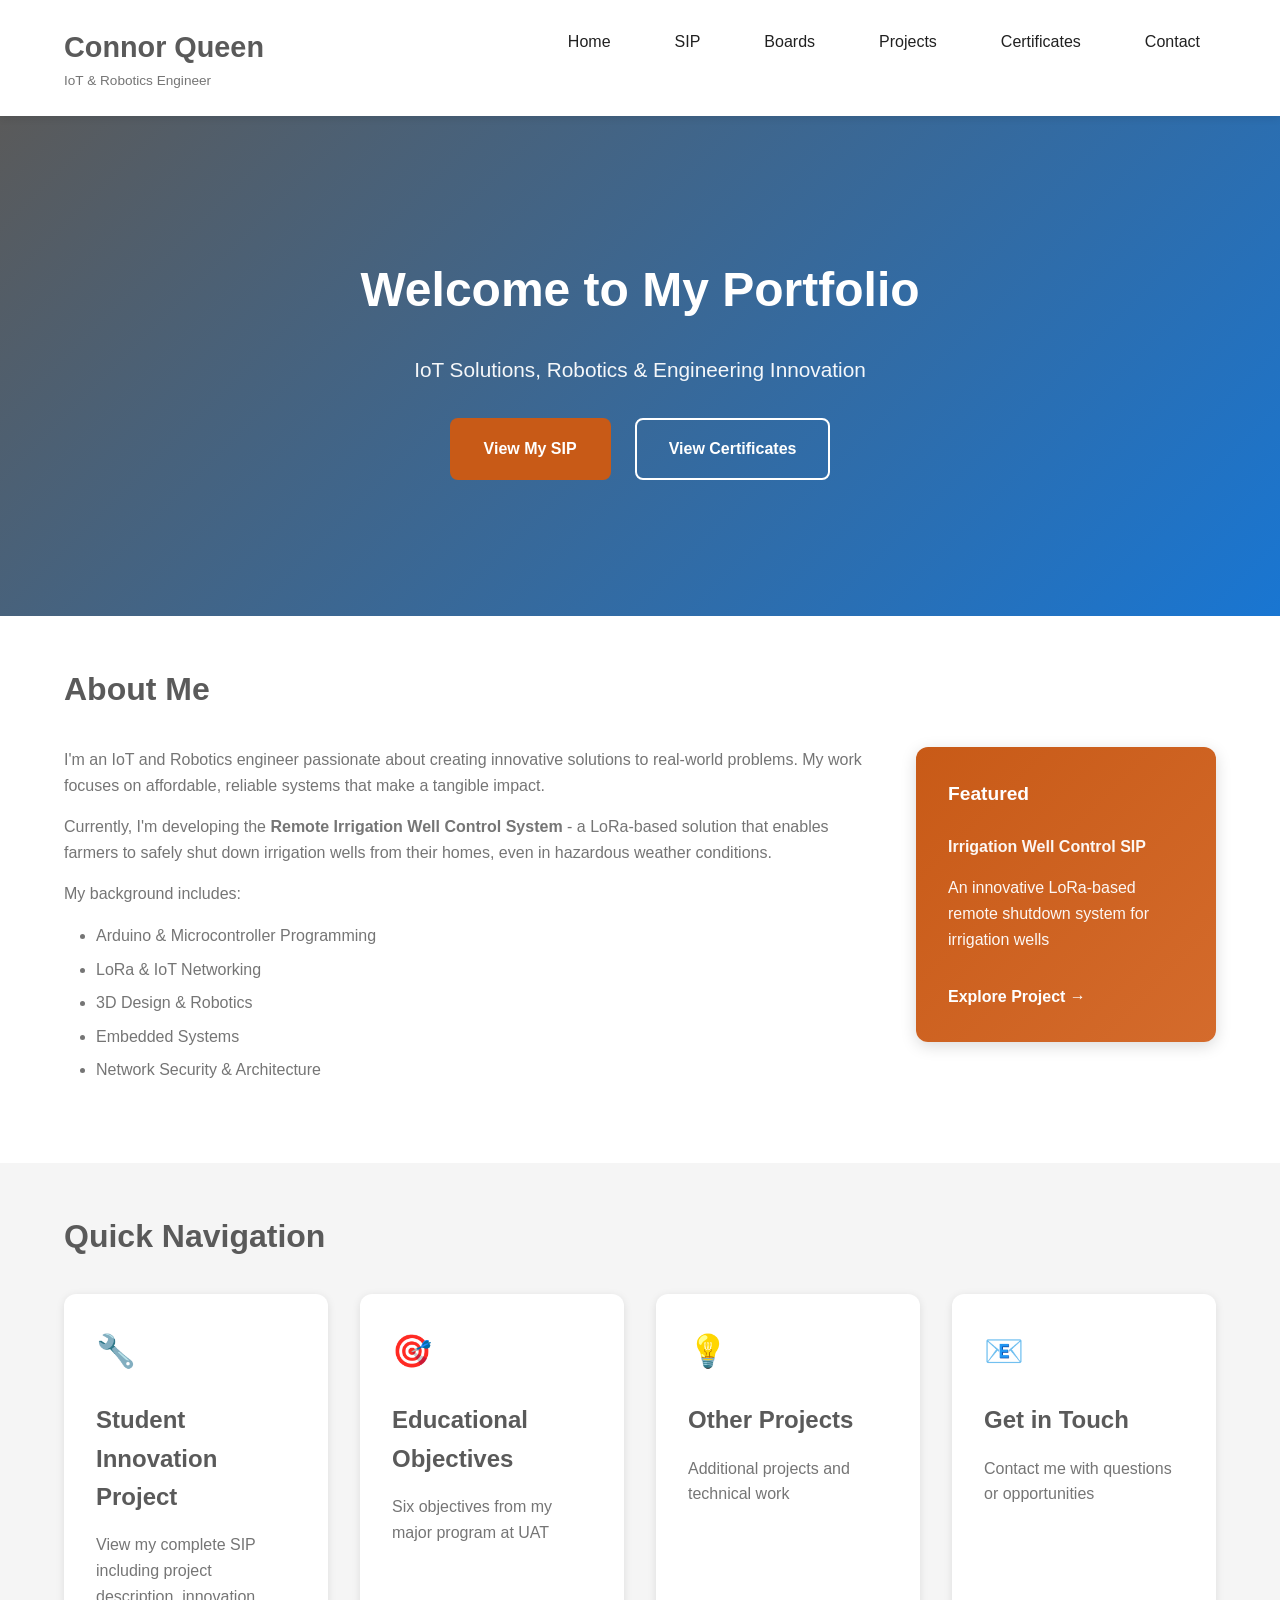
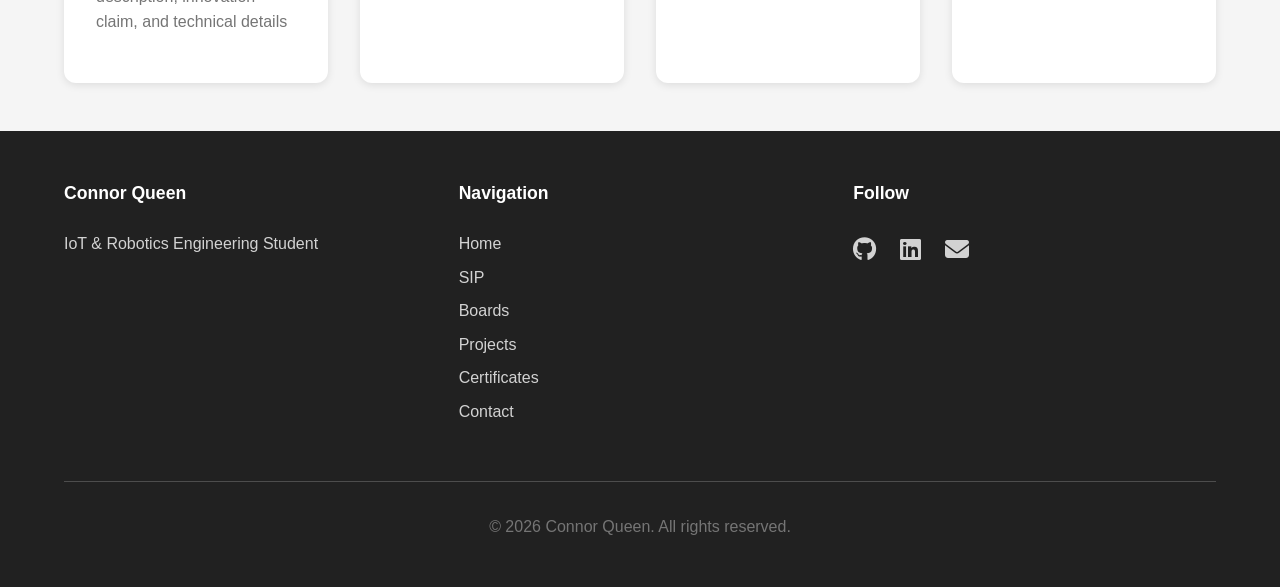
<file: index.html>
<!DOCTYPE html>
<html lang="en">
<head>
    <meta charset="UTF-8">
    <meta name="viewport" content="width=device-width, initial-scale=1.0">
    <title>Connor Queen - Portfolio</title>
    <link rel="stylesheet" href="styles.css">
    <link rel="stylesheet" href="https://cdnjs.cloudflare.com/ajax/libs/font-awesome/6.4.0/css/all.min.css">
</head>
<body>
    <!-- HEADER & NAVIGATION -->
    <header>
        <nav class="navbar">
            <div class="navbar-container">
                <div class="logo">
                    <h1>Connor Queen</h1>
                    <p class="tagline">IoT & Robotics Engineer</p>
                </div>
                <ul class="nav-menu">
                    <li><a href="index.html#home">Home</a></li>
                    <li><a href="sip.html">SIP</a></li>
                    <li><a href="boards.html">Boards</a></li>
                    <li><a href="projects.html">Projects</a></li>
                    <li><a href="certificates.html">Certificates</a></li>
                    <li><a href="contact.html">Contact</a></li>
                </ul>
            </div>
        </nav>
    </header>

    <!-- HERO SECTION -->
    <section id="home" class="hero">
        <div class="hero-content">
            <h1>Welcome to My Portfolio</h1>
            <p>IoT Solutions, Robotics & Engineering Innovation</p>
            <div class="hero-buttons">
                <a href="sip.html" class="btn btn-primary">View My SIP</a>
                <a href="certificates.html" class="btn btn-secondary">View Certificates</a>
            </div>
        </div>
    </section>

    <!-- ABOUT SECTION -->
    <section id="about" class="about">
        <div class="container">
            <h2>About Me</h2>
            <div class="about-content">
                <div class="about-text">
                    <p>I'm an IoT and Robotics engineer passionate about creating innovative solutions to real-world problems. My work focuses on affordable, reliable systems that make a tangible impact.</p>
                    
                    <p>Currently, I'm developing the <strong>Remote Irrigation Well Control System</strong> - a LoRa-based solution that enables farmers to safely shut down irrigation wells from their homes, even in hazardous weather conditions.</p>
                    
                    <p>My background includes:</p>
                    <ul>
                        <li>Arduino & Microcontroller Programming</li>
                        <li>LoRa & IoT Networking</li>
                        <li>3D Design & Robotics</li>
                        <li>Embedded Systems</li>
                        <li>Network Security & Architecture</li>
                    </ul>
                </div>
                <div class="about-highlight">
                    <div class="highlight-box">
                        <h3>Featured</h3>
                        <p><strong>Irrigation Well Control SIP</strong></p>
                        <p>An innovative LoRa-based remote shutdown system for irrigation wells</p>
                        <a href="sip.html" class="link-arrow">Explore Project →</a>
                    </div>
                </div>
            </div>
        </div>
    </section>

    <!-- QUICK LINKS -->
    <section class="quick-links">
        <div class="container">
            <h2>Quick Navigation</h2>
            <div class="links-grid">
                <a href="sip.html" class="link-card">
                    <div class="link-icon">🔧</div>
                    <h3>Student Innovation Project</h3>
                    <p>View my complete SIP including project description, innovation claim, and technical details</p>
                </a>
                <a href="boards.html" class="link-card">
                    <div class="link-icon">🎯</div>
                    <h3>Educational Objectives</h3>
                    <p>Six objectives from my major program at UAT</p>
                </a>
                <a href="projects.html" class="link-card">
                    <div class="link-icon">💡</div>
                    <h3>Other Projects</h3>
                    <p>Additional projects and technical work</p>
                </a>
                <a href="contact.html" class="link-card">
                    <div class="link-icon">📧</div>
                    <h3>Get in Touch</h3>
                    <p>Contact me with questions or opportunities</p>
                </a>
            </div>
        </div>
    </section>

    <!-- FOOTER -->
    <footer>
        <div class="container">
            <div class="footer-content">
                <div class="footer-section">
                    <h4>Connor Queen</h4>
                    <p>IoT & Robotics Engineering Student</p>
                </div>
                <div class="footer-section">
                    <h4>Navigation</h4>
                    <ul>
                        <li><a href="index.html">Home</a></li>
                        <li><a href="sip.html">SIP</a></li>
                        <li><a href="boards.html">Boards</a></li>
                        <li><a href="projects.html">Projects</a></li>
                        <li><a href="certificates.html">Certificates</a></li>
                        <li><a href="contact.html">Contact</a></li>
                    </ul>
                </div>
                <div class="footer-section">
                    <h4>Follow</h4>
                    <div class="social-links">
                        <a href="https://github.com/connorcqueen-lgtm" target="_blank" title="GitHub">
                            <i class="fab fa-github"></i>
                        </a>
                        <a href="https://www.linkedin.com/in/connor-q-73837838b" target="_blank" rel="noopener noreferrer" title="LinkedIn">
                            <i class="fab fa-linkedin"></i>
                        </a>
                        <a href="mailto:cqueen92799@uat.edu" title="Email">
                            <i class="fas fa-envelope"></i>
                        </a>
                    </div>
                </div>
            </div>
            <div class="footer-bottom">
                <p>&copy; 2026 Connor Queen. All rights reserved.</p>
            </div>
        </div>
    </footer>
</body>
</html>
</file>
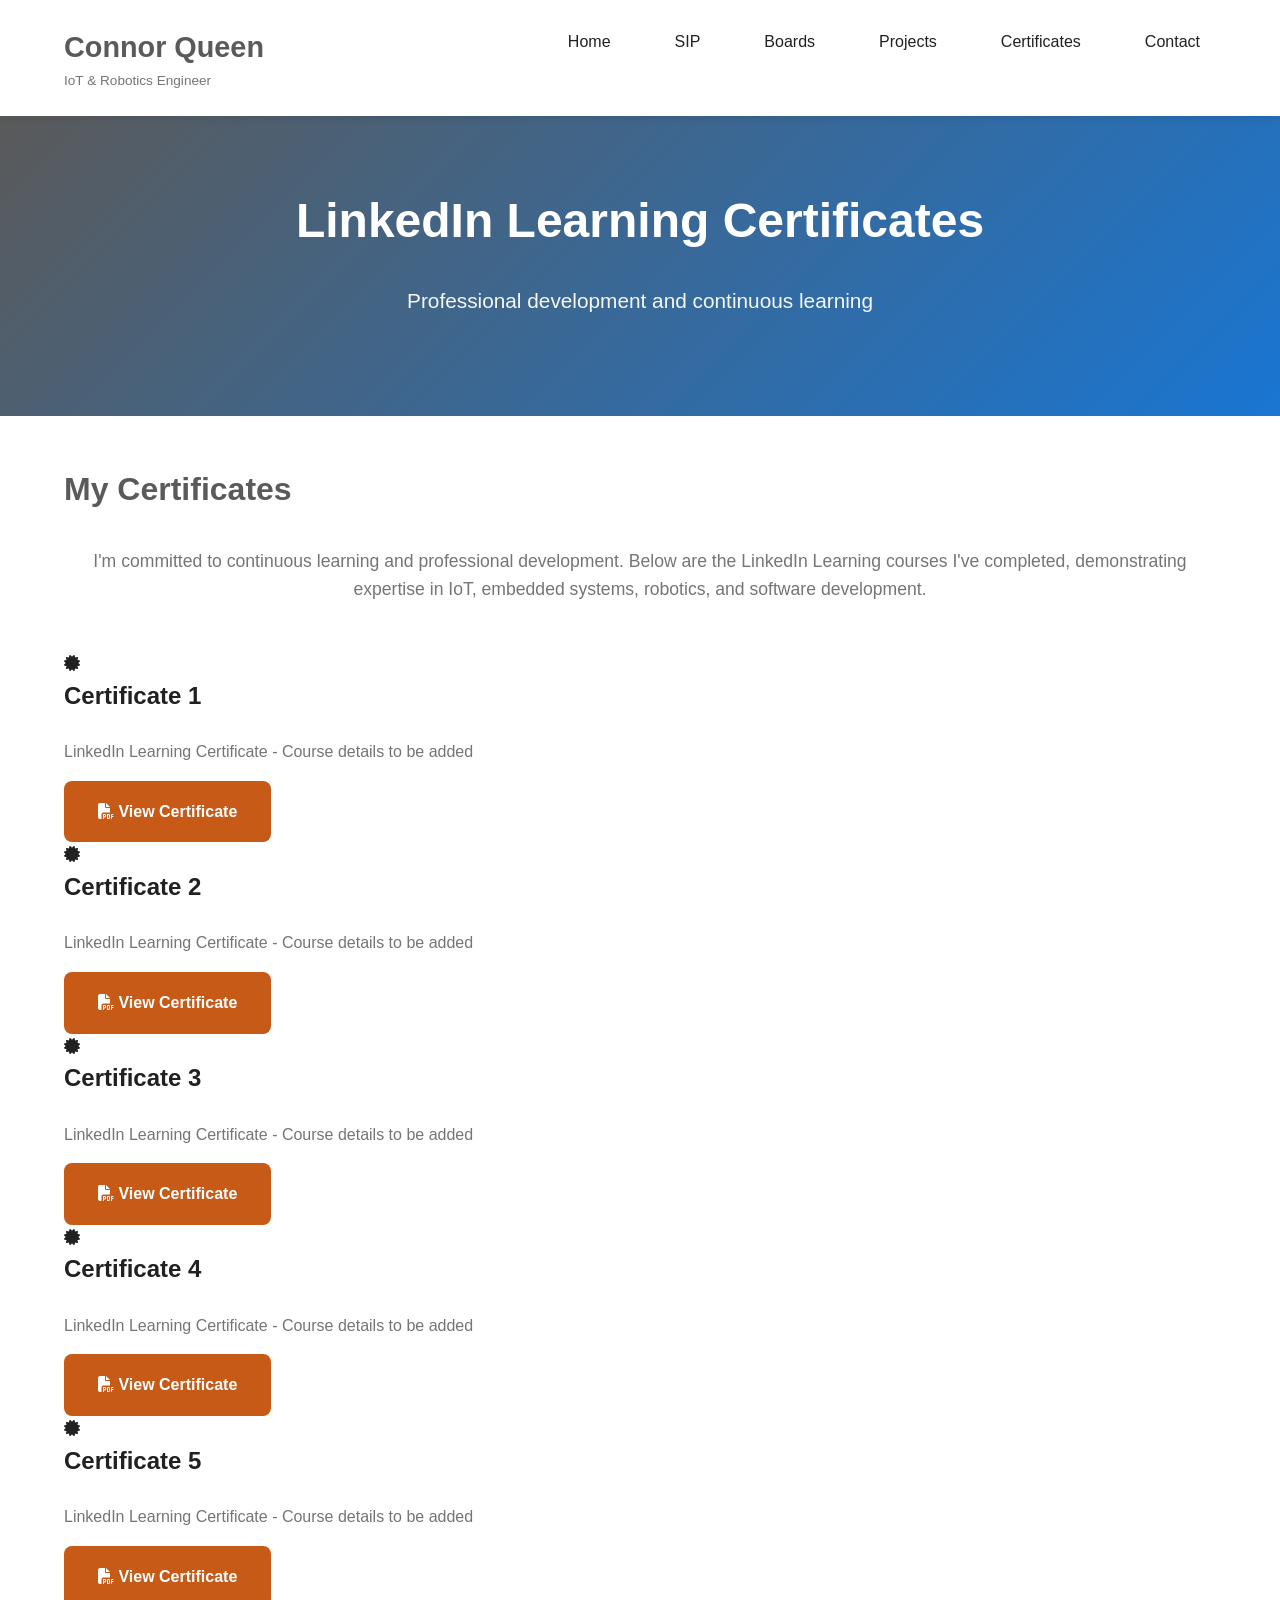
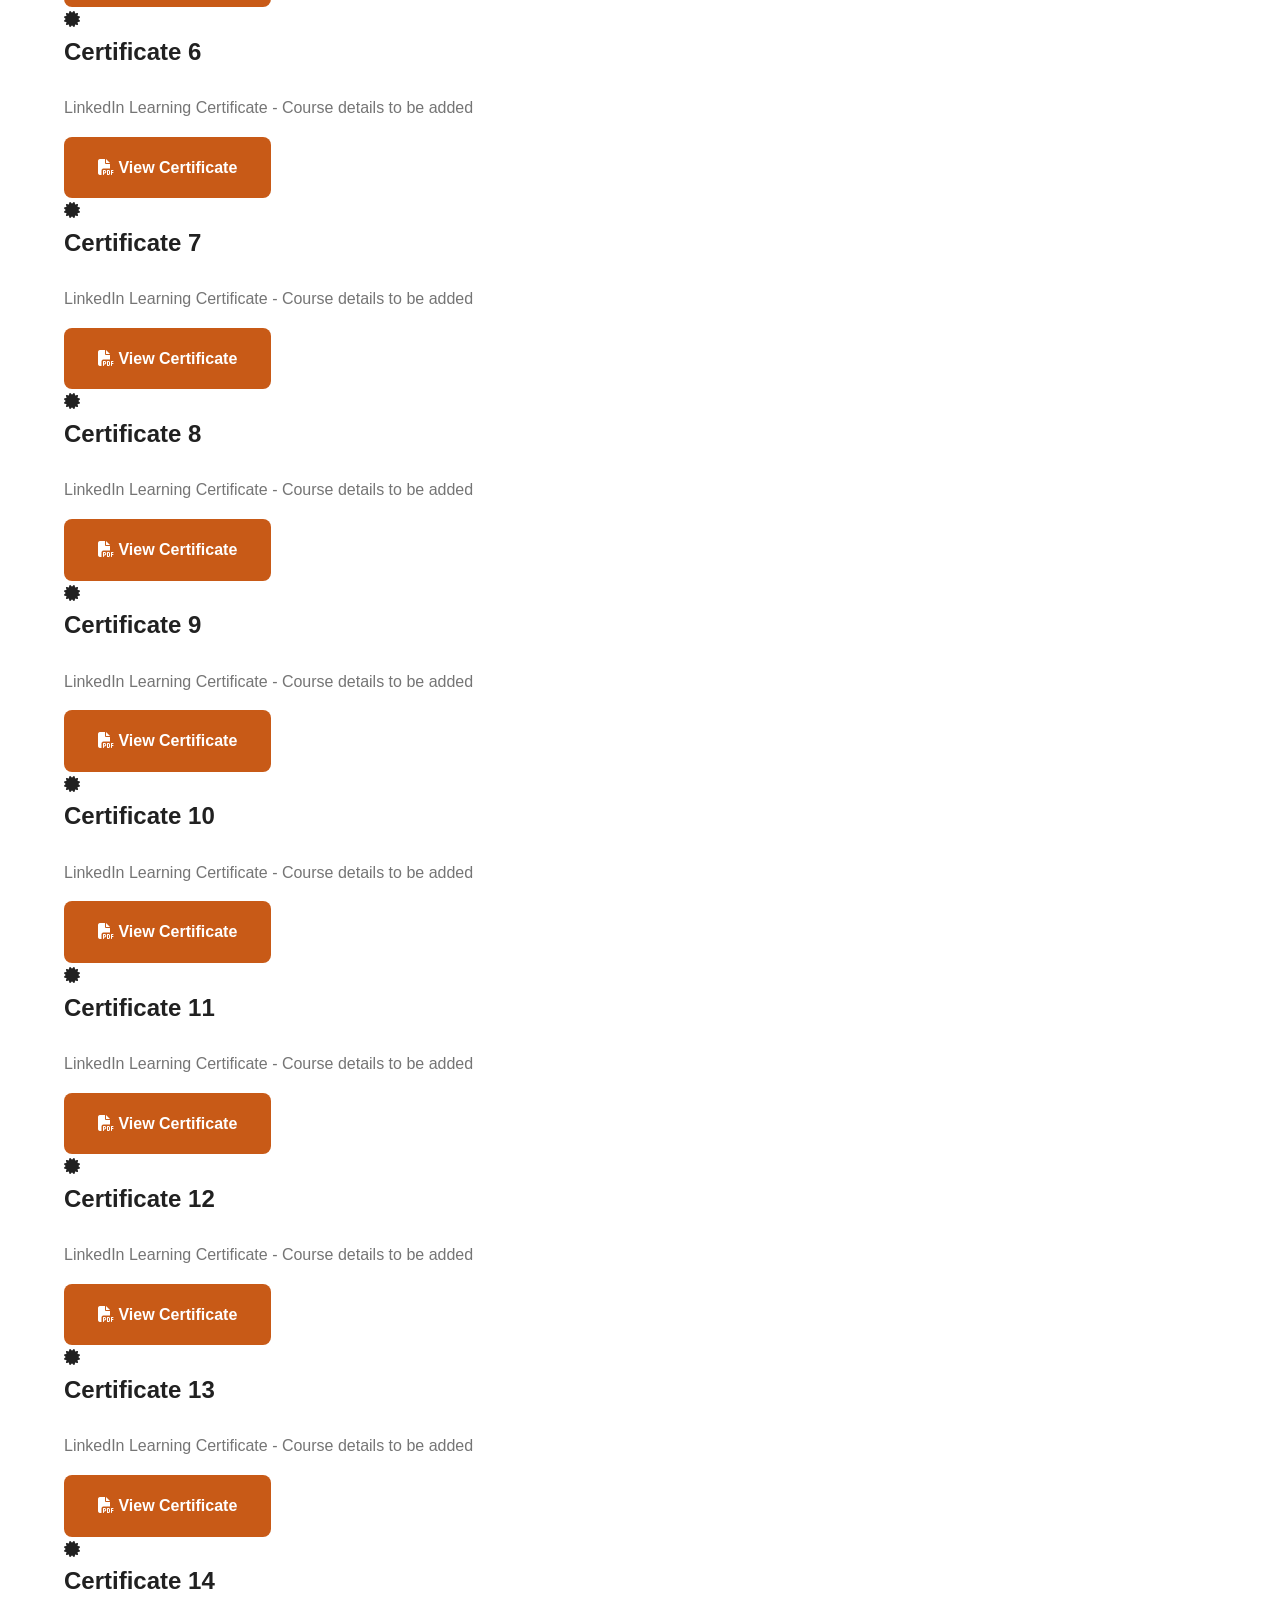
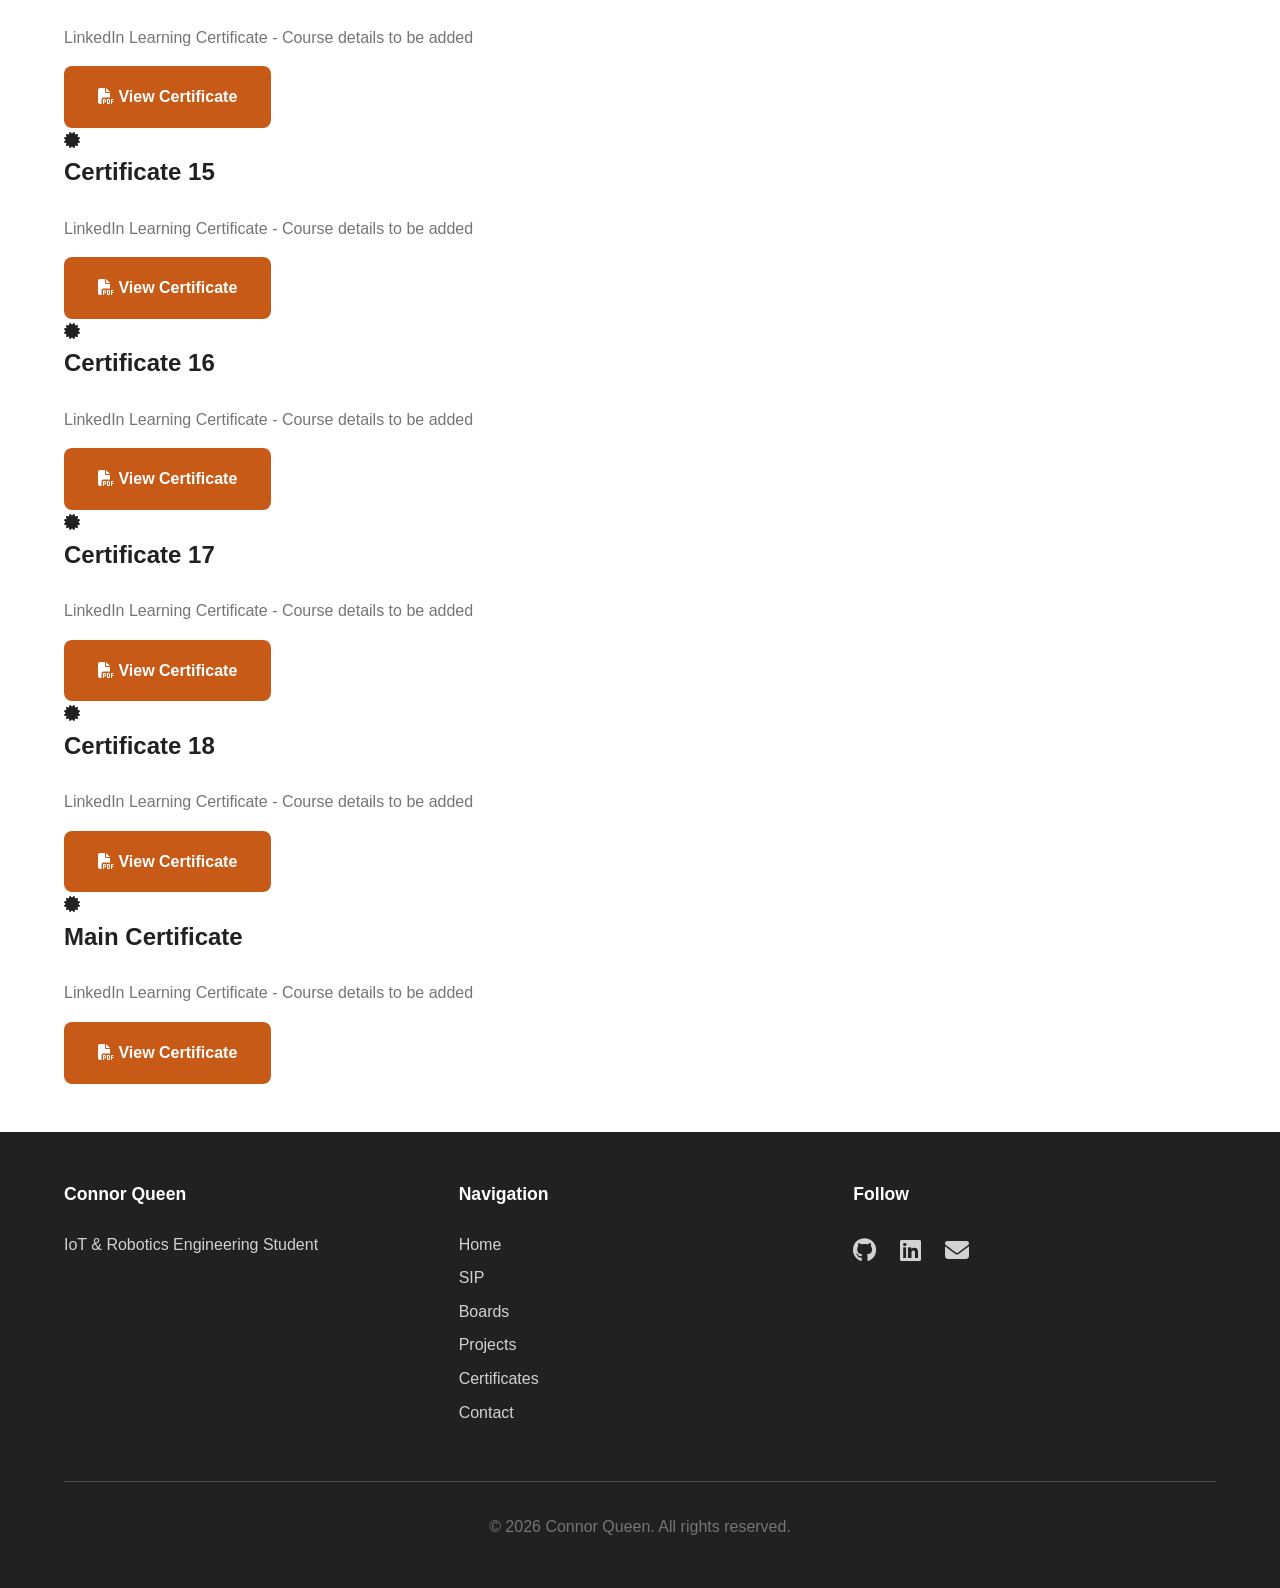
<file: certificates.html>
<!DOCTYPE html>
<html lang="en">
<head>
    <meta charset="UTF-8">
    <meta name="viewport" content="width=device-width, initial-scale=1.0">
    <title>Certificates - Connor Queen Portfolio</title>
    <link rel="stylesheet" href="styles.css">
    <link rel="stylesheet" href="https://cdnjs.cloudflare.com/ajax/libs/font-awesome/6.4.0/css/all.min.css">
</head>
<body>
    <!-- HEADER & NAVIGATION -->
    <header>
        <nav class="navbar">
            <div class="navbar-container">
                <div class="logo">
                    <h1>Connor Queen</h1>
                    <p class="tagline">IoT & Robotics Engineer</p>
                </div>
                <ul class="nav-menu">
                    <li><a href="index.html#home">Home</a></li>
                    <li><a href="sip.html">SIP</a></li>
                    <li><a href="boards.html">Boards</a></li>
                    <li><a href="projects.html">Projects</a></li>
                    <li><a href="certificates.html">Certificates</a></li>
                    <li><a href="contact.html">Contact</a></li>
                </ul>
            </div>
        </nav>
    </header>

    <!-- PAGE HERO -->
    <section class="page-hero">
        <div class="hero-content">
            <h1>LinkedIn Learning Certificates</h1>
            <p>Professional development and continuous learning</p>
        </div>
    </section>

    <!-- CERTIFICATES SECTION -->
    <section class="sip-section">
        <div class="container">
            <h2>My Certificates</h2>
            <p class="section-intro">I'm committed to continuous learning and professional development. Below are the LinkedIn Learning courses I've completed, demonstrating expertise in IoT, embedded systems, robotics, and software development.</p>
            
            <div class="certificates-grid">
                <!-- Certificate 1 -->
                <div class="certificate-card">
                    <div class="certificate-header">
                        <i class="fas fa-certificate certificate-icon"></i>
                        <h3>Certificate 1</h3>
                    </div>
                    <p class="certificate-description">LinkedIn Learning Certificate - Course details to be added</p>
                    <div class="certificate-actions">
                        <a href="https://github.com/user-attachments/files/29219213/LinkedIn.Learning.Certificate.1.pdf" target="_blank" class="btn btn-primary btn-small">
                            <i class="fas fa-file-pdf"></i> View Certificate
                        </a>
                    </div>
                </div>

                <!-- Certificate 2 -->
                <div class="certificate-card">
                    <div class="certificate-header">
                        <i class="fas fa-certificate certificate-icon"></i>
                        <h3>Certificate 2</h3>
                    </div>
                    <p class="certificate-description">LinkedIn Learning Certificate - Course details to be added</p>
                    <div class="certificate-actions">
                        <a href="https://github.com/user-attachments/files/29219198/LinkedIn.Learning.Certificate.2.pdf" target="_blank" class="btn btn-primary btn-small">
                            <i class="fas fa-file-pdf"></i> View Certificate
                        </a>
                    </div>
                </div>

                <!-- Certificate 3 -->
                <div class="certificate-card">
                    <div class="certificate-header">
                        <i class="fas fa-certificate certificate-icon"></i>
                        <h3>Certificate 3</h3>
                    </div>
                    <p class="certificate-description">LinkedIn Learning Certificate - Course details to be added</p>
                    <div class="certificate-actions">
                        <a href="https://github.com/user-attachments/files/29219200/LinkedIn.Learning.Certificate.3.pdf" target="_blank" class="btn btn-primary btn-small">
                            <i class="fas fa-file-pdf"></i> View Certificate
                        </a>
                    </div>
                </div>

                <!-- Certificate 4 -->
                <div class="certificate-card">
                    <div class="certificate-header">
                        <i class="fas fa-certificate certificate-icon"></i>
                        <h3>Certificate 4</h3>
                    </div>
                    <p class="certificate-description">LinkedIn Learning Certificate - Course details to be added</p>
                    <div class="certificate-actions">
                        <a href="https://github.com/user-attachments/files/29219197/LinkedIn.Learning.Certificate.4.pdf" target="_blank" class="btn btn-primary btn-small">
                            <i class="fas fa-file-pdf"></i> View Certificate
                        </a>
                    </div>
                </div>

                <!-- Certificate 5 -->
                <div class="certificate-card">
                    <div class="certificate-header">
                        <i class="fas fa-certificate certificate-icon"></i>
                        <h3>Certificate 5</h3>
                    </div>
                    <p class="certificate-description">LinkedIn Learning Certificate - Course details to be added</p>
                    <div class="certificate-actions">
                        <a href="https://github.com/user-attachments/files/29219202/LinkedIn.Learning.Certificate.5.pdf" target="_blank" class="btn btn-primary btn-small">
                            <i class="fas fa-file-pdf"></i> View Certificate
                        </a>
                    </div>
                </div>

                <!-- Certificate 6 -->
                <div class="certificate-card">
                    <div class="certificate-header">
                        <i class="fas fa-certificate certificate-icon"></i>
                        <h3>Certificate 6</h3>
                    </div>
                    <p class="certificate-description">LinkedIn Learning Certificate - Course details to be added</p>
                    <div class="certificate-actions">
                        <a href="https://github.com/user-attachments/files/29219212/LinkedIn.Learning.Certificate.6.pdf" target="_blank" class="btn btn-primary btn-small">
                            <i class="fas fa-file-pdf"></i> View Certificate
                        </a>
                    </div>
                </div>

                <!-- Certificate 7 -->
                <div class="certificate-card">
                    <div class="certificate-header">
                        <i class="fas fa-certificate certificate-icon"></i>
                        <h3>Certificate 7</h3>
                    </div>
                    <p class="certificate-description">LinkedIn Learning Certificate - Course details to be added</p>
                    <div class="certificate-actions">
                        <a href="https://github.com/user-attachments/files/29219215/LinkedIn.Learning.Certificate.7.pdf" target="_blank" class="btn btn-primary btn-small">
                            <i class="fas fa-file-pdf"></i> View Certificate
                        </a>
                    </div>
                </div>

                <!-- Certificate 8 -->
                <div class="certificate-card">
                    <div class="certificate-header">
                        <i class="fas fa-certificate certificate-icon"></i>
                        <h3>Certificate 8</h3>
                    </div>
                    <p class="certificate-description">LinkedIn Learning Certificate - Course details to be added</p>
                    <div class="certificate-actions">
                        <a href="https://github.com/user-attachments/files/29219214/LinkedIn.Learning.Certificate.8.pdf" target="_blank" class="btn btn-primary btn-small">
                            <i class="fas fa-file-pdf"></i> View Certificate
                        </a>
                    </div>
                </div>

                <!-- Certificate 9 -->
                <div class="certificate-card">
                    <div class="certificate-header">
                        <i class="fas fa-certificate certificate-icon"></i>
                        <h3>Certificate 9</h3>
                    </div>
                    <p class="certificate-description">LinkedIn Learning Certificate - Course details to be added</p>
                    <div class="certificate-actions">
                        <a href="https://github.com/user-attachments/files/29219199/LinkedIn.Learning.Certificate.9.pdf" target="_blank" class="btn btn-primary btn-small">
                            <i class="fas fa-file-pdf"></i> View Certificate
                        </a>
                    </div>
                </div>

                <!-- Certificate 10 -->
                <div class="certificate-card">
                    <div class="certificate-header">
                        <i class="fas fa-certificate certificate-icon"></i>
                        <h3>Certificate 10</h3>
                    </div>
                    <p class="certificate-description">LinkedIn Learning Certificate - Course details to be added</p>
                    <div class="certificate-actions">
                        <a href="https://github.com/user-attachments/files/29219201/LinkedIn.Learning.Certificate.10.pdf" target="_blank" class="btn btn-primary btn-small">
                            <i class="fas fa-file-pdf"></i> View Certificate
                        </a>
                    </div>
                </div>

                <!-- Certificate 11 -->
                <div class="certificate-card">
                    <div class="certificate-header">
                        <i class="fas fa-certificate certificate-icon"></i>
                        <h3>Certificate 11</h3>
                    </div>
                    <p class="certificate-description">LinkedIn Learning Certificate - Course details to be added</p>
                    <div class="certificate-actions">
                        <a href="https://github.com/user-attachments/files/29219210/LinkedIn.Learning.Certificate.11.pdf" target="_blank" class="btn btn-primary btn-small">
                            <i class="fas fa-file-pdf"></i> View Certificate
                        </a>
                    </div>
                </div>

                <!-- Certificate 12 -->
                <div class="certificate-card">
                    <div class="certificate-header">
                        <i class="fas fa-certificate certificate-icon"></i>
                        <h3>Certificate 12</h3>
                    </div>
                    <p class="certificate-description">LinkedIn Learning Certificate - Course details to be added</p>
                    <div class="certificate-actions">
                        <a href="https://github.com/user-attachments/files/29219211/LinkedIn.Learning.Certificate.12.pdf" target="_blank" class="btn btn-primary btn-small">
                            <i class="fas fa-file-pdf"></i> View Certificate
                        </a>
                    </div>
                </div>

                <!-- Certificate 13 -->
                <div class="certificate-card">
                    <div class="certificate-header">
                        <i class="fas fa-certificate certificate-icon"></i>
                        <h3>Certificate 13</h3>
                    </div>
                    <p class="certificate-description">LinkedIn Learning Certificate - Course details to be added</p>
                    <div class="certificate-actions">
                        <a href="https://github.com/user-attachments/files/29219206/LinkedIn.Learning.Certificate.13.pdf" target="_blank" class="btn btn-primary btn-small">
                            <i class="fas fa-file-pdf"></i> View Certificate
                        </a>
                    </div>
                </div>

                <!-- Certificate 14 -->
                <div class="certificate-card">
                    <div class="certificate-header">
                        <i class="fas fa-certificate certificate-icon"></i>
                        <h3>Certificate 14</h3>
                    </div>
                    <p class="certificate-description">LinkedIn Learning Certificate - Course details to be added</p>
                    <div class="certificate-actions">
                        <a href="https://github.com/user-attachments/files/29219208/LinkedIn.Learning.Certificate.14.pdf" target="_blank" class="btn btn-primary btn-small">
                            <i class="fas fa-file-pdf"></i> View Certificate
                        </a>
                    </div>
                </div>

                <!-- Certificate 15 -->
                <div class="certificate-card">
                    <div class="certificate-header">
                        <i class="fas fa-certificate certificate-icon"></i>
                        <h3>Certificate 15</h3>
                    </div>
                    <p class="certificate-description">LinkedIn Learning Certificate - Course details to be added</p>
                    <div class="certificate-actions">
                        <a href="https://github.com/user-attachments/files/29219204/LinkedIn.Learning.Certificate.15.pdf" target="_blank" class="btn btn-primary btn-small">
                            <i class="fas fa-file-pdf"></i> View Certificate
                        </a>
                    </div>
                </div>

                <!-- Certificate 16 -->
                <div class="certificate-card">
                    <div class="certificate-header">
                        <i class="fas fa-certificate certificate-icon"></i>
                        <h3>Certificate 16</h3>
                    </div>
                    <p class="certificate-description">LinkedIn Learning Certificate - Course details to be added</p>
                    <div class="certificate-actions">
                        <a href="https://github.com/user-attachments/files/29219205/LinkedIn.Learning.Certificate.16.pdf" target="_blank" class="btn btn-primary btn-small">
                            <i class="fas fa-file-pdf"></i> View Certificate
                        </a>
                    </div>
                </div>

                <!-- Certificate 17 -->
                <div class="certificate-card">
                    <div class="certificate-header">
                        <i class="fas fa-certificate certificate-icon"></i>
                        <h3>Certificate 17</h3>
                    </div>
                    <p class="certificate-description">LinkedIn Learning Certificate - Course details to be added</p>
                    <div class="certificate-actions">
                        <a href="https://github.com/user-attachments/files/29219207/LinkedIn.Learning.Certificate.17.pdf" target="_blank" class="btn btn-primary btn-small">
                            <i class="fas fa-file-pdf"></i> View Certificate
                        </a>
                    </div>
                </div>

                <!-- Certificate 18 -->
                <div class="certificate-card">
                    <div class="certificate-header">
                        <i class="fas fa-certificate certificate-icon"></i>
                        <h3>Certificate 18</h3>
                    </div>
                    <p class="certificate-description">LinkedIn Learning Certificate - Course details to be added</p>
                    <div class="certificate-actions">
                        <a href="https://github.com/user-attachments/files/29219209/LinkedIn.Learning.Certificate.18.pdf" target="_blank" class="btn btn-primary btn-small">
                            <i class="fas fa-file-pdf"></i> View Certificate
                        </a>
                    </div>
                </div>

                <!-- Certificate 19 -->
                <div class="certificate-card">
                    <div class="certificate-header">
                        <i class="fas fa-certificate certificate-icon"></i>
                        <h3>Main Certificate</h3>
                    </div>
                    <p class="certificate-description">LinkedIn Learning Certificate - Course details to be added</p>
                    <div class="certificate-actions">
                        <a href="https://github.com/user-attachments/files/29219196/LinkedIn.Learning.Certificate.pdf" target="_blank" class="btn btn-primary btn-small">
                            <i class="fas fa-file-pdf"></i> View Certificate
                        </a>
                    </div>
                </div>
            </div>
        </div>
    </section>

    <!-- FOOTER -->
    <footer>
        <div class="container">
            <div class="footer-content">
                <div class="footer-section">
                    <h4>Connor Queen</h4>
                    <p>IoT & Robotics Engineering Student</p>
                </div>
                <div class="footer-section">
                    <h4>Navigation</h4>
                    <ul>
                        <li><a href="index.html">Home</a></li>
                        <li><a href="sip.html">SIP</a></li>
                        <li><a href="boards.html">Boards</a></li>
                        <li><a href="projects.html">Projects</a></li>
                        <li><a href="certificates.html">Certificates</a></li>
                        <li><a href="contact.html">Contact</a></li>
                    </ul>
                </div>
                <div class="footer-section">
                    <h4>Follow</h4>
                    <div class="social-links">
                        <a href="https://github.com/connorcqueen-lgtm" target="_blank" rel="noopener noreferrer" title="GitHub">
                            <i class="fab fa-github"></i>
                        </a>
                        <a href="https://www.linkedin.com/in/connor-q-73837838b" target="_blank" rel="noopener noreferrer" title="LinkedIn">
                            <i class="fab fa-linkedin"></i>
                        </a>
                        <a href="mailto:cqueen92799@uat.edu" title="Email">
                            <i class="fas fa-envelope"></i>
                        </a>
                    </div>
                </div>
            </div>
            <div class="footer-bottom">
                <p>&copy; 2026 Connor Queen. All rights reserved.</p>
            </div>
        </div>
    </footer>
</body>
</html>
</file>
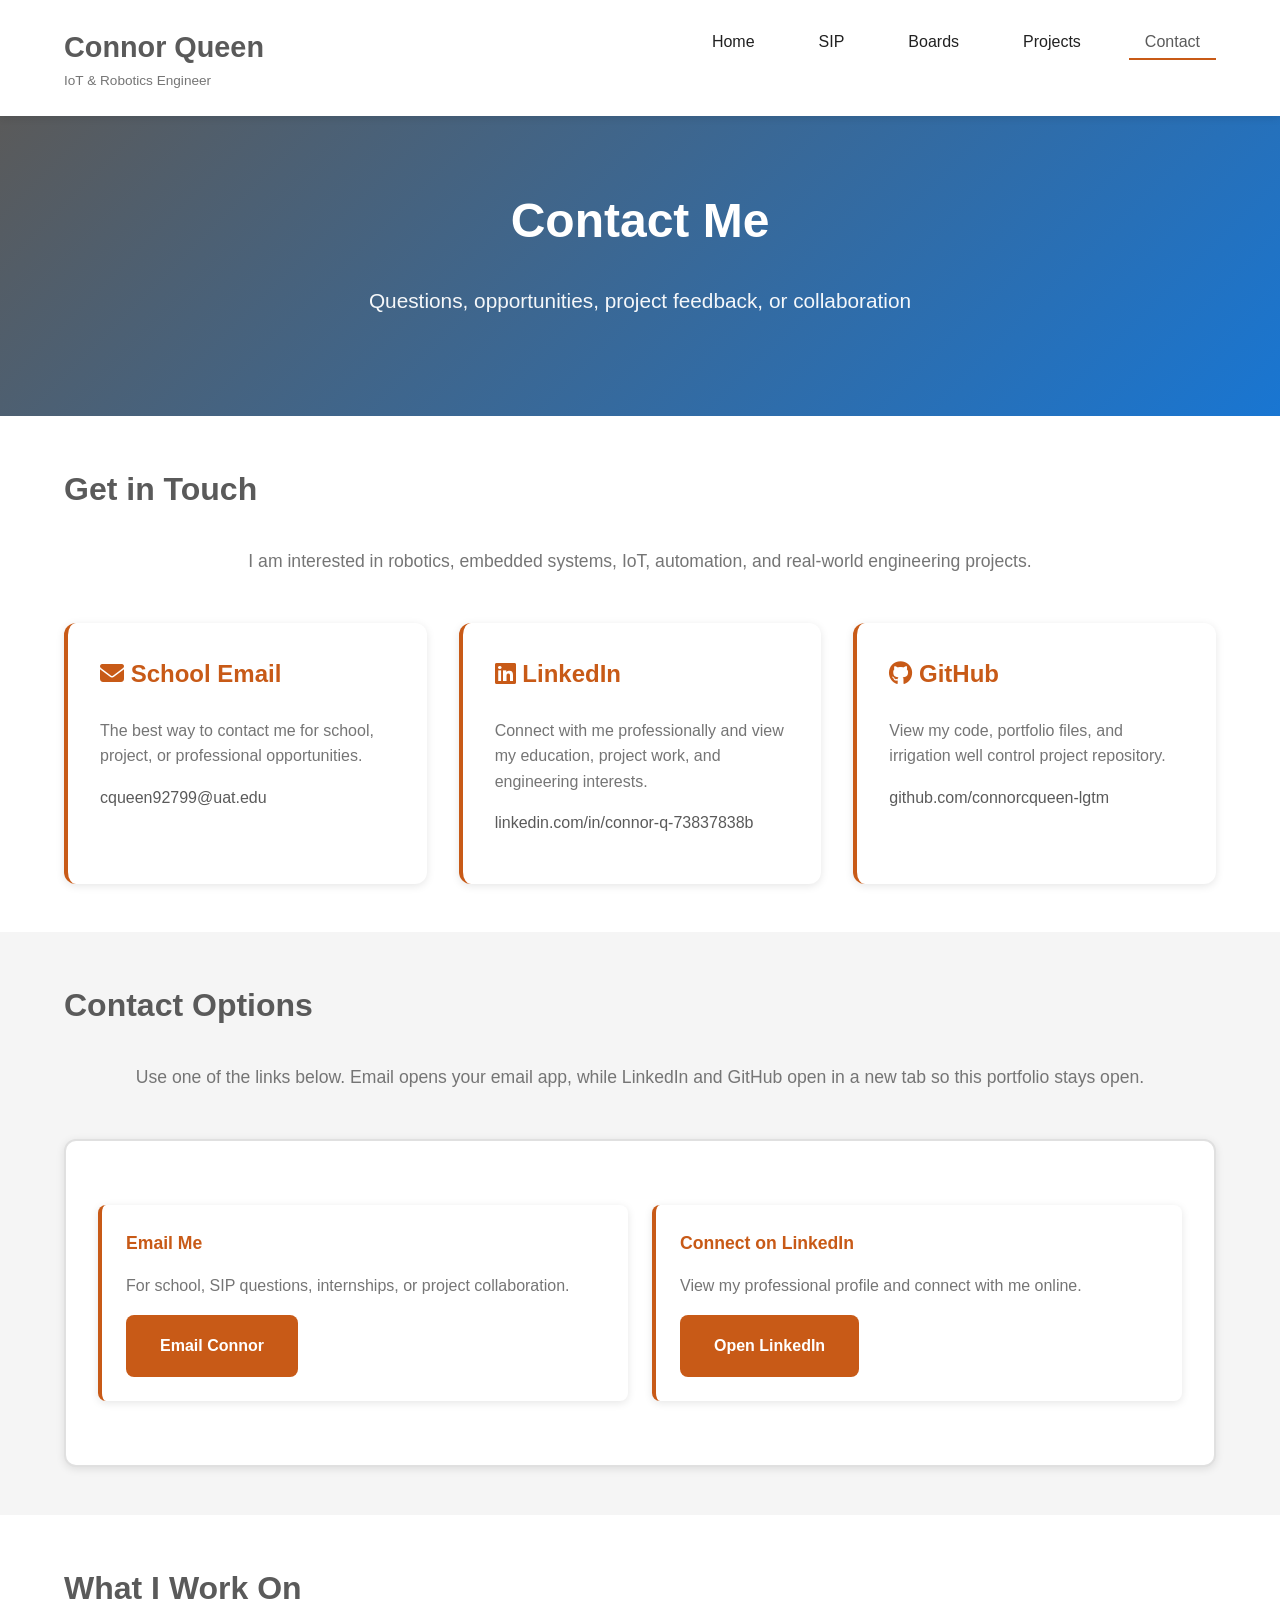
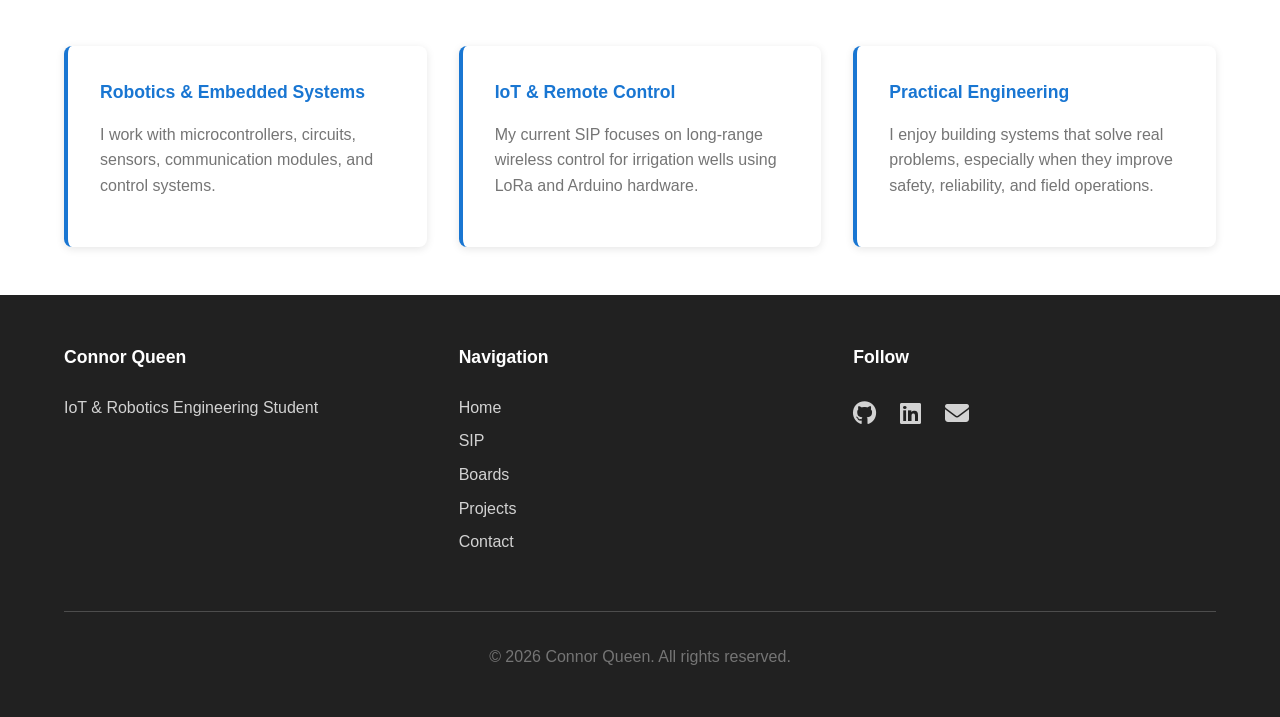
<file: contact.html>
<!DOCTYPE html>
<html lang="en">
<head>
    <meta charset="UTF-8">
    <meta name="viewport" content="width=device-width, initial-scale=1.0">
    <title>Contact | Connor Queen</title>
    <link rel="stylesheet" href="styles.css">
    <link rel="stylesheet" href="https://cdnjs.cloudflare.com/ajax/libs/font-awesome/6.4.0/css/all.min.css">
</head>
<body>
    <!-- HEADER & NAVIGATION -->
    <header>
        <nav class="navbar">
            <div class="navbar-container">
                <div class="logo">
                    <h1>Connor Queen</h1>
                    <p class="tagline">IoT & Robotics Engineer</p>
                </div>
                <ul class="nav-menu">
                    <li><a href="index.html#home">Home</a></li>
                    <li><a href="sip.html">SIP</a></li>
                    <li><a href="boards.html">Boards</a></li>
                    <li><a href="projects.html">Projects</a></li>
                    <li><a href="contact.html" class="active">Contact</a></li>
                </ul>
            </div>
        </nav>
    </header>

    <!-- HERO SECTION -->
    <section class="page-hero">
        <div class="hero-content">
            <h1>Contact Me</h1>
            <p>Questions, opportunities, project feedback, or collaboration</p>
        </div>
    </section>

    <!-- CONTACT INFO -->
    <section class="sip-section">
        <div class="container">
            <h2>Get in Touch</h2>
            <p class="section-intro">I am interested in robotics, embedded systems, IoT, automation, and real-world engineering projects.</p>

            <div class="resources-grid">
                <div class="resource-card">
                    <h3><i class="fas fa-envelope"></i> School Email</h3>
                    <p>The best way to contact me for school, project, or professional opportunities.</p>
                    <p><a href="mailto:cqueen92799@uat.edu">cqueen92799@uat.edu</a></p>
                </div>

                <div class="resource-card">
                    <h3><i class="fab fa-linkedin"></i> LinkedIn</h3>
                    <p>Connect with me professionally and view my education, project work, and engineering interests.</p>
                    <p><a href="https://www.linkedin.com/in/connor-q-73837838b" target="_blank" rel="noopener noreferrer">linkedin.com/in/connor-q-73837838b</a></p>
                </div>

                <div class="resource-card">
                    <h3><i class="fab fa-github"></i> GitHub</h3>
                    <p>View my code, portfolio files, and irrigation well control project repository.</p>
                    <p><a href="https://github.com/connorcqueen-lgtm" target="_blank" rel="noopener noreferrer">github.com/connorcqueen-lgtm</a></p>
                </div>
            </div>
        </div>
    </section>

    <!-- CONTACT OPTIONS -->
    <section class="sip-section alternate">
        <div class="container">
            <h2>Contact Options</h2>
            <p class="section-intro">Use one of the links below. Email opens your email app, while LinkedIn and GitHub open in a new tab so this portfolio stays open.</p>

            <div class="innovation-card">
                <div class="specs-grid">
                    <div class="spec-card">
                        <h4>Email Me</h4>
                        <p>For school, SIP questions, internships, or project collaboration.</p>
                        <a href="mailto:cqueen92799@uat.edu" class="btn btn-primary">Email Connor</a>
                    </div>
                    <div class="spec-card">
                        <h4>Connect on LinkedIn</h4>
                        <p>View my professional profile and connect with me online.</p>
                        <a href="https://www.linkedin.com/in/connor-q-73837838b" target="_blank" rel="noopener noreferrer" class="btn btn-primary">Open LinkedIn</a>
                    </div>
                </div>
            </div>
        </div>
    </section>

    <!-- PROFESSIONAL SUMMARY -->
    <section class="sip-section">
        <div class="container">
            <h2>What I Work On</h2>
            <div class="fulfillment-list">
                <div class="fulfillment-item">
                    <h4>Robotics & Embedded Systems</h4>
                    <p>I work with microcontrollers, circuits, sensors, communication modules, and control systems.</p>
                </div>
                <div class="fulfillment-item">
                    <h4>IoT & Remote Control</h4>
                    <p>My current SIP focuses on long-range wireless control for irrigation wells using LoRa and Arduino hardware.</p>
                </div>
                <div class="fulfillment-item">
                    <h4>Practical Engineering</h4>
                    <p>I enjoy building systems that solve real problems, especially when they improve safety, reliability, and field operations.</p>
                </div>
            </div>
        </div>
    </section>

    <!-- FOOTER -->
    <footer>
        <div class="container">
            <div class="footer-content">
                <div class="footer-section">
                    <h4>Connor Queen</h4>
                    <p>IoT & Robotics Engineering Student</p>
                </div>
                <div class="footer-section">
                    <h4>Navigation</h4>
                    <ul>
                        <li><a href="index.html">Home</a></li>
                        <li><a href="sip.html">SIP</a></li>
                        <li><a href="boards.html">Boards</a></li>
                        <li><a href="projects.html">Projects</a></li>
                        <li><a href="contact.html">Contact</a></li>
                    </ul>
                </div>
                <div class="footer-section">
                    <h4>Follow</h4>
                    <div class="social-links">
                        <a href="https://github.com/connorcqueen-lgtm" target="_blank" rel="noopener noreferrer" title="GitHub">
                            <i class="fab fa-github"></i>
                        </a>
                        <a href="https://www.linkedin.com/in/connor-q-73837838b" target="_blank" rel="noopener noreferrer" title="LinkedIn">
                            <i class="fab fa-linkedin"></i>
                        </a>
                        <a href="mailto:cqueen92799@uat.edu" title="Email">
                            <i class="fas fa-envelope"></i>
                        </a>
                    </div>
                </div>
            </div>
            <div class="footer-bottom">
                <p>&copy; 2026 Connor Queen. All rights reserved.</p>
            </div>
        </div>
    </footer>
</body>
</html>
</file>
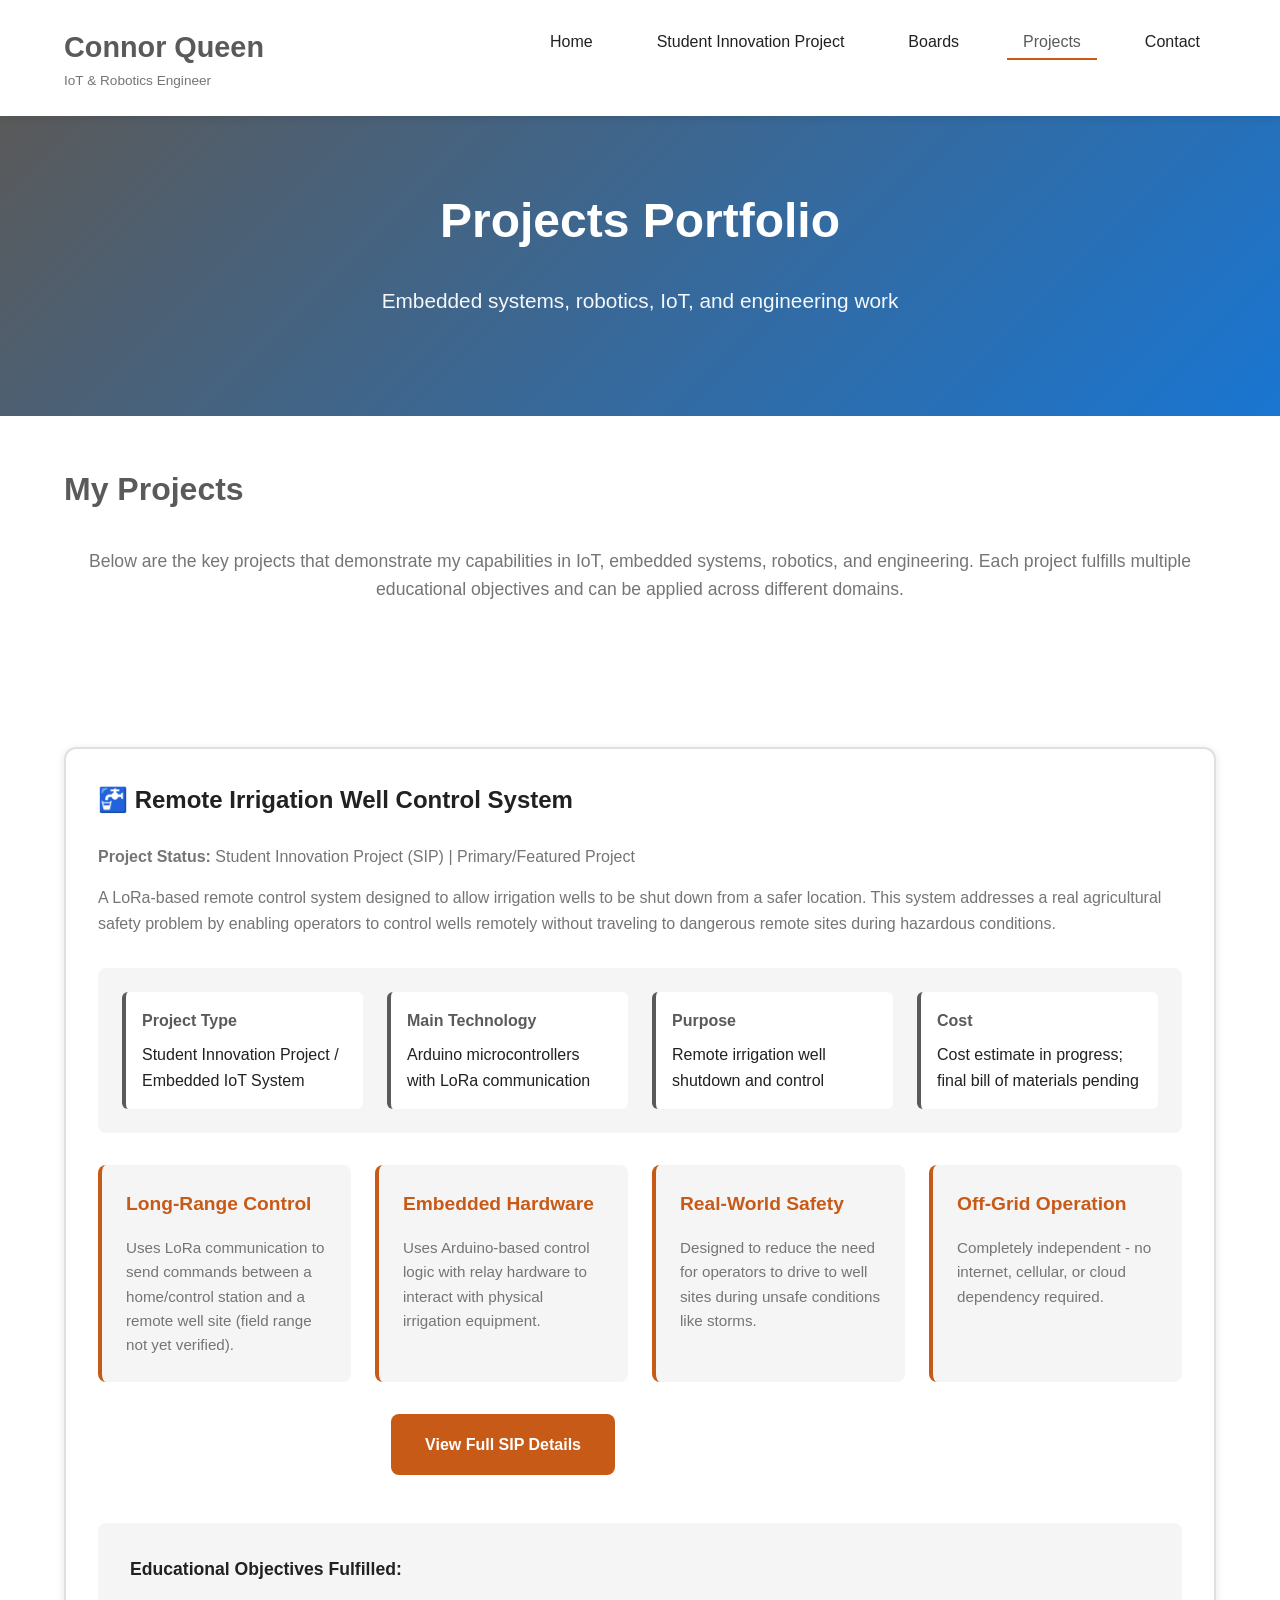
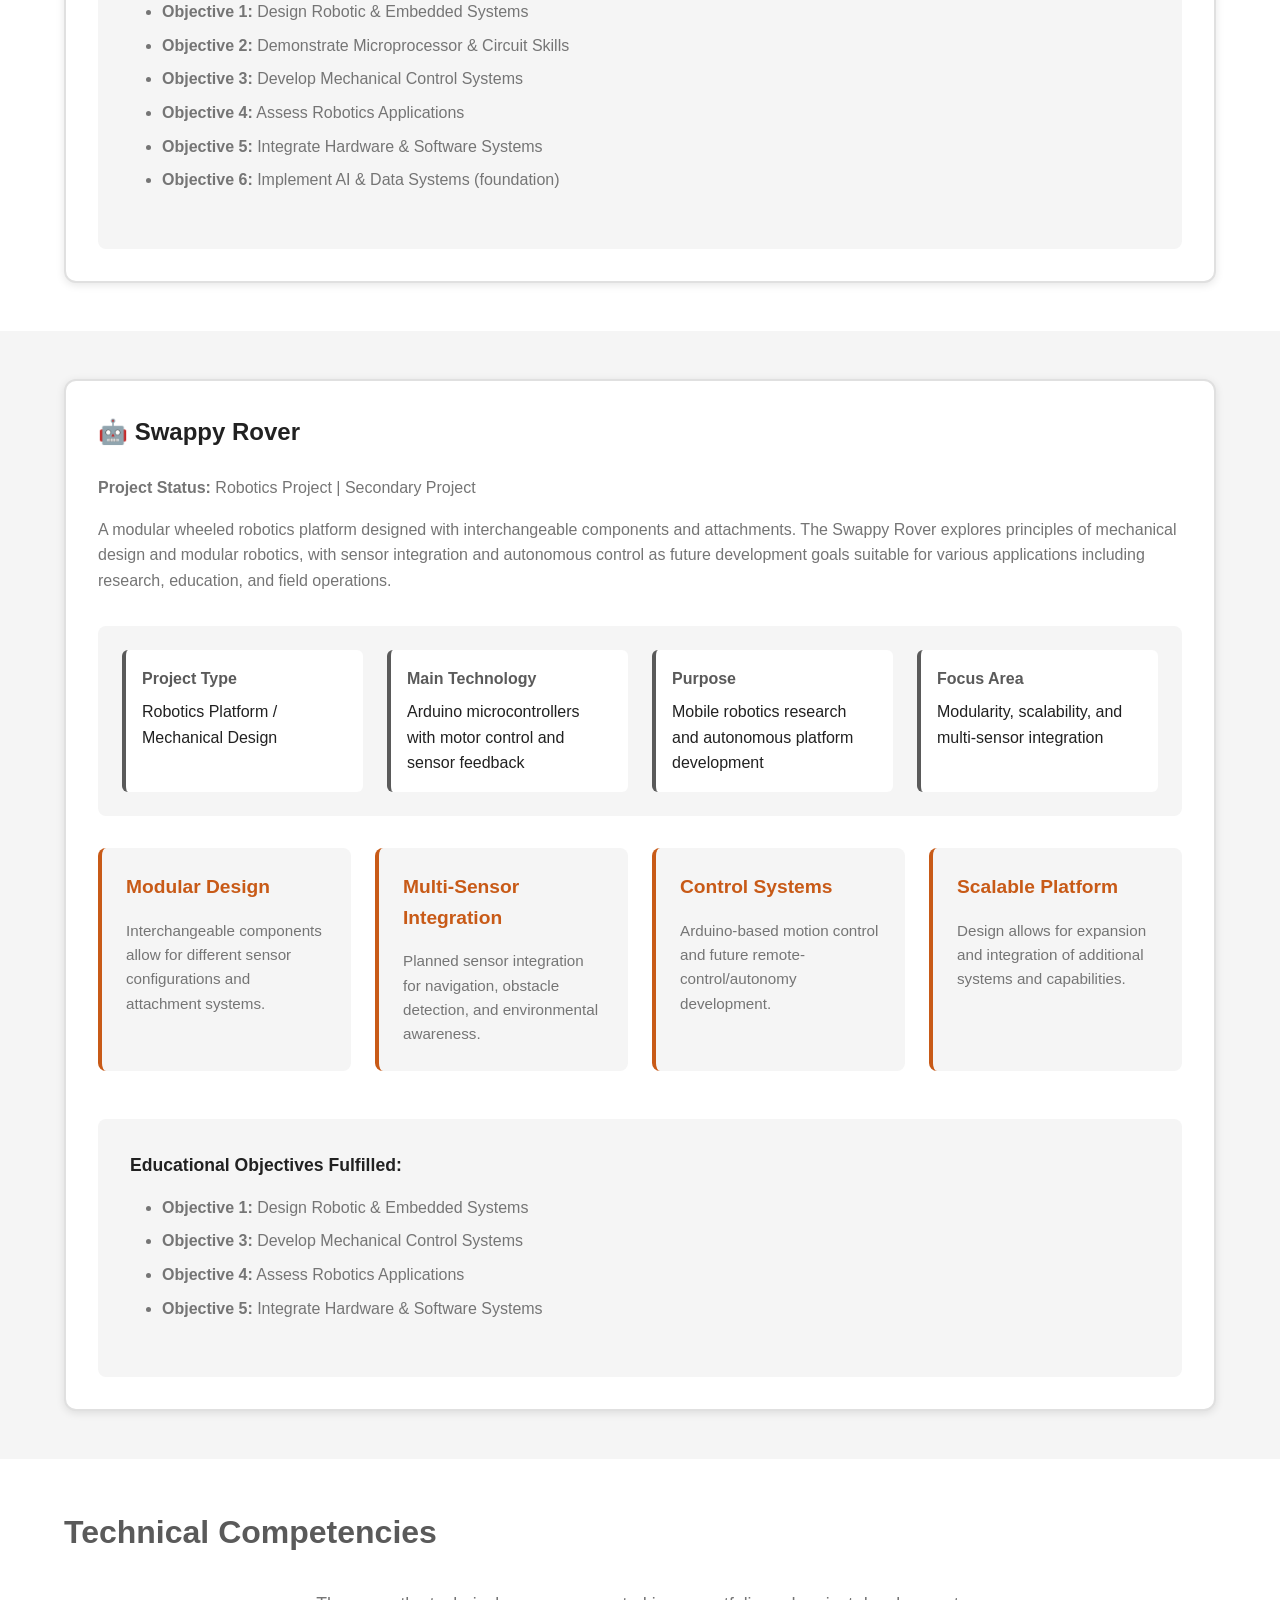
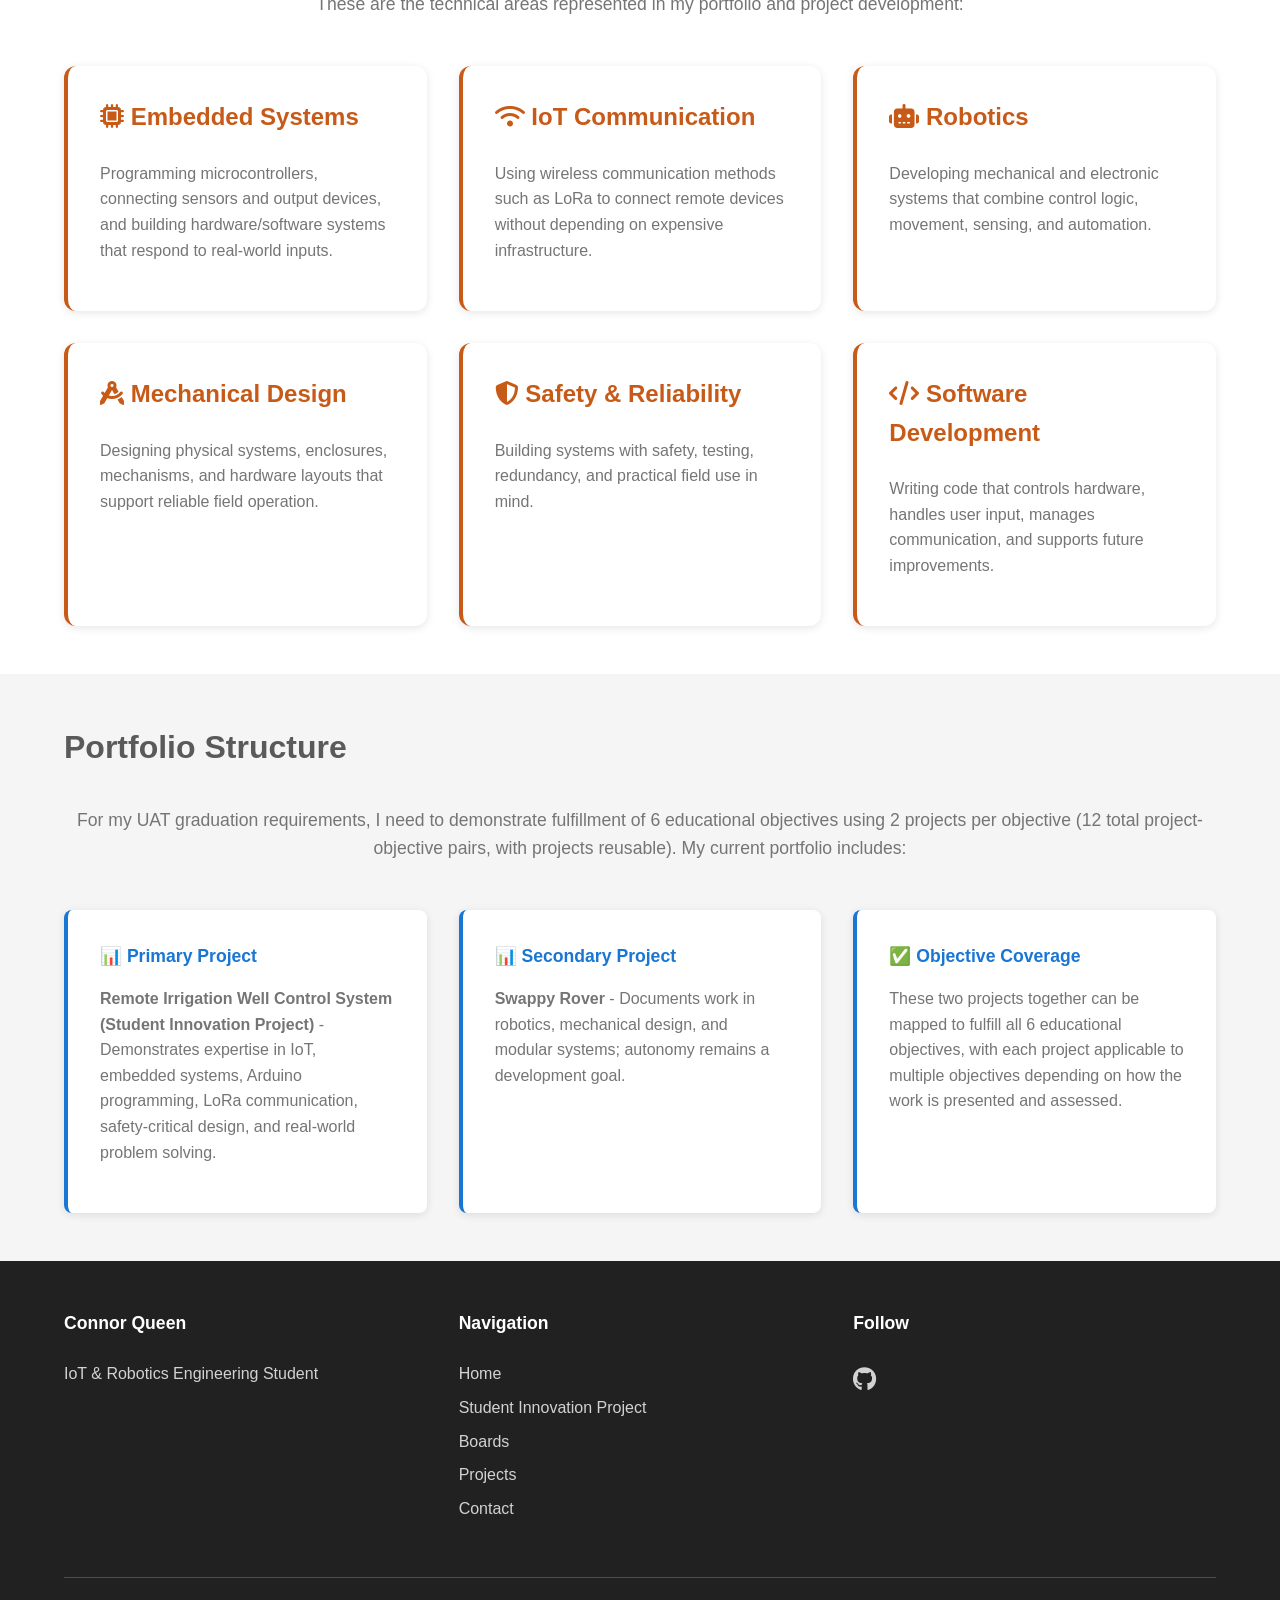
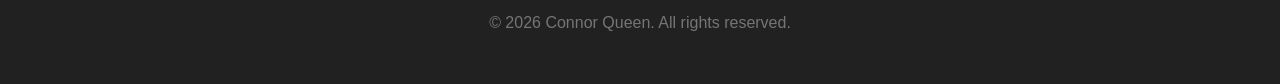
<file: projects.html>
<!DOCTYPE html>
<html lang="en">
<head>
    <meta charset="UTF-8">
    <meta name="viewport" content="width=device-width, initial-scale=1.0">
    <title>Projects | Connor Queen</title>
    <link rel="stylesheet" href="styles.css">
    <link rel="stylesheet" href="https://cdnjs.cloudflare.com/ajax/libs/font-awesome/6.4.0/css/all.min.css">
</head>
<body>
    <!-- HEADER & NAVIGATION -->
    <header>
        <nav class="navbar">
            <div class="navbar-container">
                <div class="logo">
                    <h1>Connor Queen</h1>
                    <p class="tagline">IoT & Robotics Engineer</p>
                </div>
                <ul class="nav-menu">
                    <li><a href="index.html#home">Home</a></li>
                    <li><a href="sip.html">Student Innovation Project</a></li>
                    <li><a href="boards.html">Boards</a></li>
                    <li><a href="projects.html" class="active">Projects</a></li>
                    <li><a href="contact.html">Contact</a></li>
                </ul>
            </div>
        </nav>
    </header>

    <!-- HERO SECTION -->
    <section class="page-hero">
        <div class="hero-content">
            <h1>Projects Portfolio</h1>
            <p>Embedded systems, robotics, IoT, and engineering work</p>
        </div>
    </section>

    <!-- INTRO -->
    <section class="sip-section">
        <div class="container">
            <h2>My Projects</h2>
            <p class="section-intro">Below are the key projects that demonstrate my capabilities in IoT, embedded systems, robotics, and engineering. Each project fulfills multiple educational objectives and can be applied across different domains.</p>
        </div>
    </section>

    <!-- PROJECT 1: REMOTE IRRIGATION WELL CONTROL SYSTEM -->
    <section class="sip-section">
        <div class="container">
            <div class="innovation-card">
                <h3>🚰 Remote Irrigation Well Control System</h3>
                <p><strong>Project Status:</strong> Student Innovation Project (SIP) | Primary/Featured Project</p>
                <p>
                    A LoRa-based remote control system designed to allow irrigation wells to be shut down from a safer location. This system addresses a real agricultural safety problem by enabling operators to control wells remotely without traveling to dangerous remote sites during hazardous conditions.
                </p>

                <div class="tech-specs">
                    <div class="spec">
                        <strong>Project Type</strong>
                        Student Innovation Project / Embedded IoT System
                    </div>
                    <div class="spec">
                        <strong>Main Technology</strong>
                        Arduino microcontrollers with LoRa communication
                    </div>
                    <div class="spec">
                        <strong>Purpose</strong>
                        Remote irrigation well shutdown and control
                    </div>
                    <div class="spec">
                        <strong>Cost</strong>
                        Cost estimate in progress; final bill of materials pending
                    </div>
                </div>

                <div class="features-grid">
                    <div class="feature">
                        <h3>Long-Range Control</h3>
                        <p>Uses LoRa communication to send commands between a home/control station and a remote well site (field range not yet verified).</p>
                    </div>
                    <div class="feature">
                        <h3>Embedded Hardware</h3>
                        <p>Uses Arduino-based control logic with relay hardware to interact with physical irrigation equipment.</p>
                    </div>
                    <div class="feature">
                        <h3>Real-World Safety</h3>
                        <p>Designed to reduce the need for operators to drive to well sites during unsafe conditions like storms.</p>
                    </div>
                    <div class="feature">
                        <h3>Off-Grid Operation</h3>
                        <p>Completely independent - no internet, cellular, or cloud dependency required.</p>
                    </div>
                </div>

                <div class="hero-buttons">
                    <a href="sip.html" class="btn btn-primary">View Full SIP Details</a>
                    <a href="https://github.com/connorcqueen-lgtm/irrigation-well-control" target="_blank" class="btn btn-secondary">View GitHub Repository</a>
                </div>

                <div class="objective-fulfillment" style="margin-top: var(--spacing-xl); padding: var(--spacing-lg); background: #f5f5f5; border-radius: 8px;">
                    <h4>Educational Objectives Fulfilled:</h4>
                    <ul style="margin-left: var(--spacing-lg); margin-top: var(--spacing-sm);">
                        <li><strong>Objective 1:</strong> Design Robotic & Embedded Systems</li>
                        <li><strong>Objective 2:</strong> Demonstrate Microprocessor & Circuit Skills</li>
                        <li><strong>Objective 3:</strong> Develop Mechanical Control Systems</li>
                        <li><strong>Objective 4:</strong> Assess Robotics Applications</li>
                        <li><strong>Objective 5:</strong> Integrate Hardware & Software Systems</li>
                        <li><strong>Objective 6:</strong> Implement AI & Data Systems (foundation)</li>
                    </ul>
                </div>
            </div>
        </div>
    </section>

    <!-- PROJECT 2: SWAPPY ROVER -->
    <section class="sip-section alternate">
        <div class="container">
            <div class="innovation-card">
                <h3>🤖 Swappy Rover</h3>
                <p><strong>Project Status:</strong> Robotics Project | Secondary Project</p>
                <p>
                    A modular wheeled robotics platform designed with interchangeable components and attachments. The Swappy Rover explores principles of mechanical design and modular robotics, with sensor integration and autonomous control as future development goals suitable for various applications including research, education, and field operations.
                </p>

                <div class="tech-specs">
                    <div class="spec">
                        <strong>Project Type</strong>
                        Robotics Platform / Mechanical Design
                    </div>
                    <div class="spec">
                        <strong>Main Technology</strong>
                        Arduino microcontrollers with motor control and sensor feedback
                    </div>
                    <div class="spec">
                        <strong>Purpose</strong>
                        Mobile robotics research and autonomous platform development
                    </div>
                    <div class="spec">
                        <strong>Focus Area</strong>
                        Modularity, scalability, and multi-sensor integration
                    </div>
                </div>

                <div class="features-grid">
                    <div class="feature">
                        <h3>Modular Design</h3>
                        <p>Interchangeable components allow for different sensor configurations and attachment systems.</p>
                    </div>
                    <div class="feature">
                        <h3>Multi-Sensor Integration</h3>
                        <p>Planned sensor integration for navigation, obstacle detection, and environmental awareness.</p>
                    </div>
                    <div class="feature">
                        <h3>Control Systems</h3>
                        <p>Arduino-based motion control and future remote-control/autonomy development.</p>
                    </div>
                    <div class="feature">
                        <h3>Scalable Platform</h3>
                        <p>Design allows for expansion and integration of additional systems and capabilities.</p>
                    </div>
                </div>

                <div class="objective-fulfillment" style="margin-top: var(--spacing-xl); padding: var(--spacing-lg); background: #f5f5f5; border-radius: 8px;">
                    <h4>Educational Objectives Fulfilled:</h4>
                    <ul style="margin-left: var(--spacing-lg); margin-top: var(--spacing-sm);">
                        <li><strong>Objective 1:</strong> Design Robotic & Embedded Systems</li>
                        <li><strong>Objective 3:</strong> Develop Mechanical Control Systems</li>
                        <li><strong>Objective 4:</strong> Assess Robotics Applications</li>
                        <li><strong>Objective 5:</strong> Integrate Hardware & Software Systems</li>
                    </ul>
                </div>
            </div>
        </div>
    </section>

    <!-- PROJECT AREAS -->
    <section class="sip-section">
        <div class="container">
            <h2>Technical Competencies</h2>
            <p class="section-intro">These are the technical areas represented in my portfolio and project development:</p>

            <div class="resources-grid">
                <div class="resource-card">
                    <h3><i class="fas fa-microchip"></i> Embedded Systems</h3>
                    <p>Programming microcontrollers, connecting sensors and output devices, and building hardware/software systems that respond to real-world inputs.</p>
                </div>

                <div class="resource-card">
                    <h3><i class="fas fa-wifi"></i> IoT Communication</h3>
                    <p>Using wireless communication methods such as LoRa to connect remote devices without depending on expensive infrastructure.</p>
                </div>

                <div class="resource-card">
                    <h3><i class="fas fa-robot"></i> Robotics</h3>
                    <p>Developing mechanical and electronic systems that combine control logic, movement, sensing, and automation.</p>
                </div>

                <div class="resource-card">
                    <h3><i class="fas fa-drafting-compass"></i> Mechanical Design</h3>
                    <p>Designing physical systems, enclosures, mechanisms, and hardware layouts that support reliable field operation.</p>
                </div>

                <div class="resource-card">
                    <h3><i class="fas fa-shield-alt"></i> Safety & Reliability</h3>
                    <p>Building systems with safety, testing, redundancy, and practical field use in mind.</p>
                </div>

                <div class="resource-card">
                    <h3><i class="fas fa-code"></i> Software Development</h3>
                    <p>Writing code that controls hardware, handles user input, manages communication, and supports future improvements.</p>
                </div>
            </div>
        </div>
    </section>

    <!-- PORTFOLIO STRUCTURE -->
    <section class="sip-section alternate">
        <div class="container">
            <h2>Portfolio Structure</h2>
            <p class="section-intro">For my UAT graduation requirements, I need to demonstrate fulfillment of 6 educational objectives using 2 projects per objective (12 total project-objective pairs, with projects reusable). My current portfolio includes:</p>
            
            <div class="fulfillment-list">
                <div class="fulfillment-item">
                    <h4>📊 Primary Project</h4>
                    <p><strong>Remote Irrigation Well Control System (Student Innovation Project)</strong> - Demonstrates expertise in IoT, embedded systems, Arduino programming, LoRa communication, safety-critical design, and real-world problem solving.</p>
                </div>
                <div class="fulfillment-item">
                    <h4>📊 Secondary Project</h4>
                    <p><strong>Swappy Rover</strong> - Documents work in robotics, mechanical design, and modular systems; autonomy remains a development goal.</p>
                </div>
                <div class="fulfillment-item">
                    <h4>✅ Objective Coverage</h4>
                    <p>These two projects together can be mapped to fulfill all 6 educational objectives, with each project applicable to multiple objectives depending on how the work is presented and assessed.</p>
                </div>
            </div>
        </div>
    </section>

    <!-- FOOTER -->
    <footer>
        <div class="container">
            <div class="footer-content">
                <div class="footer-section">
                    <h4>Connor Queen</h4>
                    <p>IoT & Robotics Engineering Student</p>
                </div>
                <div class="footer-section">
                    <h4>Navigation</h4>
                    <ul>
                        <li><a href="index.html">Home</a></li>
                        <li><a href="sip.html">Student Innovation Project</a></li>
                        <li><a href="boards.html">Boards</a></li>
                        <li><a href="projects.html">Projects</a></li>
                        <li><a href="contact.html">Contact</a></li>
                    </ul>
                </div>
                <div class="footer-section">
                    <h4>Follow</h4>
                    <div class="social-links">
                        <a href="https://github.com/connorcqueen-lgtm" target="_blank" title="GitHub">
                            <i class="fab fa-github"></i>
                        </a>
                    </div>
                </div>
            </div>
            <div class="footer-bottom">
                <p>&copy; 2026 Connor Queen. All rights reserved.</p>
            </div>
        </div>
    </footer>
</body>
</html>
</file>
<file: styles.css>
/* ===================================
   GLOBAL STYLES & VARIABLES
   =================================== */

:root {
    --primary-color: #5A5A5A;      /* Grey */
    --secondary-color: #1976D2;    /* Blue */
    --accent-color: #C85A17;       /* Burnt Orange */
    --text-dark: #212121;
    --text-light: #757575;
    --bg-light: #F5F5F5;
    --bg-white: #FFFFFF;
    --border-color: #E0E0E0;
    --shadow: 0 2px 8px rgba(0, 0, 0, 0.1);
    --shadow-lg: 0 4px 16px rgba(0, 0, 0, 0.15);
    
    --spacing-xs: 8px;
    --spacing-sm: 16px;
    --spacing-md: 24px;
    --spacing-lg: 32px;
    --spacing-xl: 48px;
    
    --font-family: 'Segoe UI', Tahoma, Geneva, Verdana, sans-serif;
    --font-mono: 'Courier New', monospace;
}

* {
    margin: 0;
    padding: 0;
    box-sizing: border-box;
}

body {
    font-family: var(--font-family);
    color: var(--text-dark);
    background-color: var(--bg-white);
    line-height: 1.6;
}

html {
    scroll-behavior: smooth;
}

/* ===================================
   TYPOGRAPHY
   =================================== */

h1 { font-size: 2.5rem; font-weight: 700; margin-bottom: var(--spacing-md); }
h2 { font-size: 2rem; font-weight: 700; margin-bottom: var(--spacing-lg); color: var(--primary-color); }
h3 { font-size: 1.5rem; font-weight: 600; margin-bottom: var(--spacing-md); }
h4 { font-size: 1.1rem; font-weight: 600; margin-bottom: var(--spacing-sm); color: var(--text-dark); }
h5 { font-size: 1rem; font-weight: 600; margin-bottom: var(--spacing-xs); }

p {
    margin-bottom: var(--spacing-sm);
    color: var(--text-light);
    font-size: 1rem;
}

a {
    color: var(--primary-color);
    text-decoration: none;
    transition: all 0.3s ease;
}

a:hover {
    color: var(--secondary-color);
    text-decoration: underline;
}

a.link-arrow:hover {
    text-decoration: none;
}

ul, ol {
    margin-left: var(--spacing-lg);
    margin-bottom: var(--spacing-md);
}

li {
    margin-bottom: var(--spacing-xs);
    color: var(--text-light);
}

/* ===================================
   CONTAINER & LAYOUT
   =================================== */

.container {
    max-width: 1200px;
    margin: 0 auto;
    padding: 0 var(--spacing-md);
}

section {
    padding: var(--spacing-xl) 0;
}

section.sip-section {
    padding: var(--spacing-xl) 0;
}

section.sip-section.alternate {
    background-color: var(--bg-light);
}

/* ===================================
   HEADER & NAVIGATION
   =================================== */

header {
    background-color: var(--bg-white);
    box-shadow: var(--shadow);
    position: sticky;
    top: 0;
    z-index: 1000;
}

.navbar-container {
    max-width: 1200px;
    margin: 0 auto;
    padding: var(--spacing-md);
    display: flex;
    justify-content: space-between;
    align-items: center;
}

.logo h1 {
    color: var(--primary-color);
    margin: 0;
    font-size: 1.8rem;
}

.logo .tagline {
    font-size: 0.85rem;
    color: var(--text-light);
    margin: 0;
}

.nav-menu {
    display: flex;
    list-style: none;
    gap: var(--spacing-lg);
}

.nav-menu a {
    color: var(--text-dark);
    font-weight: 500;
    transition: color 0.3s ease;
    padding: var(--spacing-xs) var(--spacing-sm);
    border-bottom: 2px solid transparent;
}

.nav-menu a:hover,
.nav-menu a.active {
    color: var(--primary-color);
    border-bottom-color: var(--accent-color);
    text-decoration: none;
}

/* ===================================
   HERO SECTION
   =================================== */

.hero {
    background: linear-gradient(135deg, var(--primary-color) 0%, var(--secondary-color) 100%);
    color: white;
    text-align: center;
    padding: var(--spacing-xl) var(--spacing-md);
    min-height: 500px;
    display: flex;
    align-items: center;
    justify-content: center;
}

.hero-content h1 {
    color: white;
    font-size: 3rem;
    margin-bottom: var(--spacing-md);
}

.hero-content p {
    color: rgba(255, 255, 255, 0.95);
    font-size: 1.3rem;
    margin-bottom: var(--spacing-lg);
    max-width: 600px;
    margin-left: auto;
    margin-right: auto;
}

.hero-buttons {
    display: flex;
    gap: var(--spacing-md);
    justify-content: center;
    flex-wrap: wrap;
}

.page-hero {
    background: linear-gradient(135deg, var(--primary-color) 0%, var(--secondary-color) 100%);
    color: white;
    text-align: center;
    padding: var(--spacing-xl) var(--spacing-md);
    min-height: 300px;
    display: flex;
    align-items: center;
    justify-content: center;
}

.sip-hero {
    background: linear-gradient(135deg, var(--accent-color) 0%, var(--primary-color) 100%);
    color: white;
    text-align: center;
    padding: var(--spacing-xl) var(--spacing-md);
    min-height: 350px;
    display: flex;
    align-items: center;
    justify-content: center;
}

/* ===================================
   BUTTONS
   =================================== */

.btn {
    display: inline-block;
    padding: var(--spacing-sm) var(--spacing-lg);
    border-radius: 8px;
    font-weight: 600;
    font-size: 1rem;
    cursor: pointer;
    transition: all 0.3s ease;
    border: 2px solid transparent;
}

.btn-primary {
    background-color: var(--accent-color);
    color: white;
}

.btn-primary:hover {
    background-color: #B84F0F;
    transform: translateY(-2px);
    box-shadow: var(--shadow-lg);
    text-decoration: none;
}

.btn-secondary {
    background-color: transparent;
    color: white;
    border-color: white;
}

.btn-secondary:hover {
    background-color: rgba(255, 255, 255, 0.1);
    text-decoration: none;
}

/* ===================================
   ABOUT SECTION (Homepage)
   =================================== */

.about {
    background-color: var(--bg-white);
}

.about-content {
    display: grid;
    grid-template-columns: 1fr 300px;
    gap: var(--spacing-lg);
    align-items: start;
}

.about-text ul {
    margin-bottom: var(--spacing-lg);
}

.about-highlight {
    display: flex;
    align-items: flex-start;
}

.highlight-box {
    background: linear-gradient(135deg, var(--accent-color) 0%, #d46b2c 100%);
    color: white;
    padding: var(--spacing-lg);
    border-radius: 12px;
    box-shadow: var(--shadow-lg);
}

.highlight-box h3 {
    color: white;
    margin-bottom: var(--spacing-md);
    font-size: 1.2rem;
}

.highlight-box p {
    color: rgba(255, 255, 255, 0.95);
    margin-bottom: var(--spacing-sm);
}

.link-arrow {
    color: white;
    font-weight: 600;
    display: inline-block;
    margin-top: var(--spacing-sm);
}

.link-arrow:hover {
    transform: translateX(4px);
}

/* ===================================
   QUICK LINKS SECTION
   =================================== */

.quick-links {
    background-color: var(--bg-light);
}

.links-grid {
    display: grid;
    grid-template-columns: repeat(auto-fit, minmax(250px, 1fr));
    gap: var(--spacing-lg);
}

.link-card {
    background-color: white;
    padding: var(--spacing-lg);
    border-radius: 12px;
    box-shadow: var(--shadow);
    transition: all 0.3s ease;
    display: flex;
    flex-direction: column;
}

.link-card:hover {
    box-shadow: var(--shadow-lg);
    transform: translateY(-4px);
    text-decoration: none;
}

.link-icon {
    font-size: 2rem;
    margin-bottom: var(--spacing-md);
}

.link-card h3 {
    color: var(--primary-color);
    margin-bottom: var(--spacing-sm);
}

.link-card p {
    flex-grow: 1;
}

/* ===================================
   OBJECTIVES SECTION (Boards)
   =================================== */

.section-intro {
    text-align: center;
    font-size: 1.1rem;
    margin-bottom: var(--spacing-xl);
    color: var(--text-light);
}

.objectives-grid {
    display: grid;
    grid-template-columns: repeat(auto-fit, minmax(300px, 1fr));
    gap: var(--spacing-lg);
    margin: var(--spacing-lg) 0;
}

.objective-card {
    background-color: white;
    border: 2px solid var(--border-color);
    border-radius: 12px;
    padding: var(--spacing-lg);
    box-shadow: var(--shadow);
    transition: all 0.3s ease;
    position: relative;
}

.objective-card:hover {
    box-shadow: var(--shadow-lg);
    border-color: var(--accent-color);
}

.objective-number {
    position: absolute;
    top: -15px;
    left: 20px;
    background-color: var(--accent-color);
    color: white;
    width: 40px;
    height: 40px;
    border-radius: 50%;
    display: flex;
    align-items: center;
    justify-content: center;
    font-weight: 700;
    font-size: 1.2rem;
}

.objective-card h3 {
    margin-top: var(--spacing-md);
    margin-bottom: var(--spacing-sm);
}

.objective-skills {
    display: flex;
    flex-wrap: wrap;
    gap: var(--spacing-xs);
    margin-top: var(--spacing-md);
}

.skill {
    background-color: #FFF3E0;
    color: var(--accent-color);
    padding: 4px 8px;
    border-radius: 4px;
    font-size: 0.85rem;
    font-weight: 500;
}

/* ===================================
   FULFILLMENT SECTION
   =================================== */

.fulfillment-list {
    display: grid;
    grid-template-columns: repeat(auto-fit, minmax(300px, 1fr));
    gap: var(--spacing-lg);
}

.fulfillment-item {
    background-color: white;
    padding: var(--spacing-lg);
    border-radius: 8px;
    border-left: 4px solid var(--secondary-color);
    box-shadow: var(--shadow);
}

.fulfillment-item h4 {
    color: var(--secondary-color);
    margin-bottom: var(--spacing-sm);
}

/* ===================================
   CATALOG LINKS
   =================================== */

.catalog-links {
    display: grid;
    grid-template-columns: repeat(auto-fit, minmax(250px, 1fr));
    gap: var(--spacing-lg);
    margin: var(--spacing-lg) 0;
}

.catalog-link {
    background-color: white;
    padding: var(--spacing-lg);
    border-radius: 12px;
    box-shadow: var(--shadow);
    border-left: 4px solid var(--secondary-color);
    transition: all 0.3s ease;
    display: block;
}

.catalog-link:hover {
    box-shadow: var(--shadow-lg);
    transform: translateY(-4px);
    text-decoration: none;
}

.catalog-link h4 {
    color: var(--primary-color);
    margin-bottom: var(--spacing-xs);
}

.note {
    text-align: center;
    font-size: 0.95rem;
    color: var(--text-light);
    margin-top: var(--spacing-lg);
}

/* ===================================
   SIP SECTION STYLES
   =================================== */

.sip-section {
    padding: var(--spacing-xl) 0;
}

.problem-box {
    background-color: #FFEBEE;
    border-left: 4px solid var(--accent-color);
    padding: var(--spacing-lg);
    border-radius: 8px;
    margin: var(--spacing-lg) 0;
}

.problem-box h3 {
    color: var(--accent-color);
    margin-bottom: var(--spacing-md);
}

.problem-box ul {
    margin-bottom: 0;
}

.innovation-card {
    background-color: white;
    border: 2px solid var(--border-color);
    border-radius: 12px;
    padding: var(--spacing-lg);
    box-shadow: var(--shadow);
}

.innovation-grid {
    display: grid;
    grid-template-columns: repeat(auto-fit, minmax(300px, 1fr));
    gap: var(--spacing-lg);
    margin: var(--spacing-lg) 0;
}

.innovation-item h4 {
    margin-bottom: var(--spacing-md);
    color: var(--accent-color);
}

.specs-grid {
    display: grid;
    grid-template-columns: repeat(auto-fit, minmax(250px, 1fr));
    gap: var(--spacing-md);
    margin: var(--spacing-lg) 0;
}

.spec-card {
    background-color: white;
    padding: var(--spacing-md);
    border-radius: 8px;
    border-left: 4px solid var(--accent-color);
    box-shadow: var(--shadow);
}

.spec-card h4 {
    color: var(--accent-color);
    margin-bottom: var(--spacing-sm);
}

/* Tech Specs */
.tech-specs {
    display: grid;
    grid-template-columns: repeat(auto-fit, minmax(200px, 1fr));
    gap: var(--spacing-md);
    margin: var(--spacing-lg) 0;
    padding: var(--spacing-md);
    background-color: var(--bg-light);
    border-radius: 8px;
}

.spec {
    padding: var(--spacing-sm);
    background-color: white;
    border-radius: 6px;
    border-left: 4px solid var(--primary-color);
}

.spec strong {
    color: var(--primary-color);
    display: block;
    margin-bottom: var(--spacing-xs);
}

/* Architecture Diagram */
.architecture {
    display: flex;
    align-items: center;
    justify-content: center;
    gap: var(--spacing-lg);
    margin: var(--spacing-lg) 0;
    padding: var(--spacing-lg);
    background-color: var(--bg-light);
    border-radius: 8px;
    flex-wrap: wrap;
}

.arch-box {
    background-color: white;
    border: 2px solid var(--primary-color);
    border-radius: 8px;
    padding: var(--spacing-md);
    flex: 1;
    min-width: 200px;
}

.arch-box h4 {
    color: var(--primary-color);
    margin-bottom: var(--spacing-sm);
}

.arch-box h5 {
    color: var(--primary-color);
    margin-bottom: var(--spacing-sm);
}

.arch-box ul {
    margin-left: var(--spacing-lg);
    font-size: 0.95rem;
}

.arch-box li {
    margin-bottom: var(--spacing-xs);
}

.arch-arrow {
    font-size: 2rem;
    color: var(--primary-color);
    font-weight: bold;
    min-width: 40px;
    text-align: center;
}

/* Features Grid */
.features-grid {
    display: grid;
    grid-template-columns: repeat(auto-fit, minmax(250px, 1fr));
    gap: var(--spacing-md);
    margin: var(--spacing-lg) 0;
}

.feature {
    background-color: var(--bg-light);
    padding: var(--spacing-md);
    border-radius: 8px;
    border-left: 4px solid var(--accent-color);
}

.feature h3 {
    color: var(--accent-color);
    margin-bottom: var(--spacing-sm);
    font-size: 1.2rem;
}

.feature h5 {
    color: var(--accent-color);
    margin-bottom: var(--spacing-sm);
}

.feature p {
    font-size: 0.95rem;
    margin: 0;
}

/* Course Badges */
.courses {
    display: flex;
    flex-wrap: wrap;
    gap: var(--spacing-sm);
    margin: var(--spacing-lg) 0;
}

.course-badge {
    background-color: #E8F5E9;
    color: var(--primary-color);
    padding: var(--spacing-xs) var(--spacing-sm);
    border-radius: 6px;
    font-size: 0.9rem;
    font-weight: 500;
    border: 1px solid var(--primary-color);
}

/* Resources Section */
.resources-grid {
    display: grid;
    grid-template-columns: repeat(auto-fit, minmax(300px, 1fr));
    gap: var(--spacing-lg);
}

.resource-card {
    background-color: white;
    padding: var(--spacing-lg);
    border-radius: 12px;
    box-shadow: var(--shadow);
    transition: all 0.3s ease;
    border-left: 4px solid var(--accent-color);
}

.resource-card:hover {
    box-shadow: var(--shadow-lg);
    transform: translateY(-4px);
}

.resource-card h3 {
    color: var(--accent-color);
    margin-bottom: var(--spacing-md);
}

.resource-card p {
    margin-bottom: var(--spacing-sm);
}

/* SIP Brief Placeholder */
.brief-placeholder {
    background-color: var(--bg-light);
    border: 2px dashed var(--border-color);
    border-radius: 8px;
    padding: var(--spacing-lg);
    text-align: center;
    min-height: 200px;
    display: flex;
    flex-direction: column;
    align-items: center;
    justify-content: center;
}

/* ===================================
   FOOTER
   =================================== */

footer {
    background-color: var(--text-dark);
    color: white;
    padding: var(--spacing-xl) 0 var(--spacing-lg);
}

.footer-content {
    display: grid;
    grid-template-columns: repeat(auto-fit, minmax(250px, 1fr));
    gap: var(--spacing-lg);
    margin-bottom: var(--spacing-lg);
}

.footer-section h4 {
    color: white;
    margin-bottom: var(--spacing-md);
}

.footer-section p {
    color: rgba(255, 255, 255, 0.8);
    margin-bottom: var(--spacing-sm);
}

.footer-section ul {
    list-style: none;
    margin-left: 0;
}

.footer-section a {
    color: rgba(255, 255, 255, 0.8);
}

.footer-section a:hover {
    color: white;
    text-decoration: underline;
}

.social-links {
    display: flex;
    gap: var(--spacing-md);
    font-size: 1.5rem;
}

.social-links a {
    color: rgba(255, 255, 255, 0.8);
    transition: all 0.3s ease;
}

.social-links a:hover {
    color: var(--accent-color);
    text-decoration: none;
}

.footer-bottom {
    text-align: center;
    padding-top: var(--spacing-lg);
    border-top: 1px solid rgba(255, 255, 255, 0.2);
    color: rgba(255, 255, 255, 0.6);
}

/* ===================================
   RESPONSIVE DESIGN
   =================================== */

@media (max-width: 768px) {
    h1 { font-size: 2rem; }
    h2 { font-size: 1.5rem; }
    h3 { font-size: 1.2rem; }
    
    .navbar-container {
        flex-direction: column;
        gap: var(--spacing-md);
    }
    
    .nav-menu {
        flex-direction: column;
        gap: var(--spacing-sm);
        text-align: center;
    }
    
    .hero {
        min-height: 400px;
        padding: var(--spacing-lg) var(--spacing-md);
    }
    
    .hero-content h1 {
        font-size: 2rem;
    }
    
    .hero-content p {
        font-size: 1.1rem;
    }
    
    .hero-buttons {
        flex-direction: column;
        align-items: center;
    }
    
    .btn {
        width: 100%;
        max-width: 300px;
    }
    
    .about-content {
        grid-template-columns: 1fr;
    }
    
    .architecture {
        flex-direction: column;
    }
    
    .arch-arrow {
        transform: rotate(90deg);
        margin: 0;
    }
    
    .features-grid {
        grid-template-columns: 1fr;
    }
    
    .objectives-grid {
        grid-template-columns: 1fr;
    }
    
    .fulfillment-list {
        grid-template-columns: 1fr;
    }
    
    .innovation-grid {
        grid-template-columns: 1fr;
    }
    
    .specs-grid {
        grid-template-columns: 1fr;
    }
    
    .resources-grid {
        grid-template-columns: 1fr;
    }
}

@media (max-width: 480px) {
    h1 { font-size: 1.5rem; }
    h2 { font-size: 1.25rem; }
    h3 { font-size: 1rem; }
    
    .hero {
        min-height: 300px;
    }
    
    .hero-content h1 {
        font-size: 1.5rem;
    }
    
    section {
        padding: var(--spacing-lg) 0;
    }
    
    .courses {
        gap: var(--spacing-xs);
    }
    
    .course-badge {
        font-size: 0.8rem;
        padding: 4px 8px;
    }
    
    .objective-card {
        padding-top: var(--spacing-lg) + 10px;
    }
}

/* Boards portfolio video evidence */
.boards-video-grid { display:grid;grid-template-columns:repeat(2,minmax(0,1fr));gap:24px;margin-top:28px; }
.boards-video-card { background:#fff;color:#222;border:1px solid #dce3e8;border-radius:10px;padding:18px;box-shadow:0 3px 12px rgba(0,0,0,.06); }
.boards-video-card h3 { margin:16px 0 6px;font-size:1.12rem; }
.boards-video-card p { margin:8px 0; }
.boards-video-card a { display:inline-block;margin-top:8px; }
.boards-video-objective { font-weight:700; }
.boards-video-frame {position:relative;width:100%;aspect-ratio:16/9;background:#151515;border-radius:6px;overflow:hidden;}
.boards-video-frame iframe {position:absolute;inset:0;width:100%;height:100%;border:0;}
@media (max-width:720px) {.boards-video-grid {grid-template-columns:1fr;}}

/* Boards objective-first portfolio layout */
.boards-objective-block{margin:2rem 0 2.75rem;padding:1.5rem;border:1px solid #dce3e8;border-radius:12px;background:var(--card-bg,#fff)}
.boards-objective-block>h2{margin:0 0 .65rem}
.boards-objective-wording{font-size:1.1rem;font-weight:600;line-height:1.6;margin-bottom:1.5rem}
.boards-project-evidence{padding:1.2rem 0;border-top:1px solid #dce3e8}
.boards-project-evidence h3{margin:0 0 .6rem}
.boards-project-evidence p{line-height:1.7;margin:.6rem 0}
.boards-project-evidence .boards-video-frame{max-width:660px;margin:1rem 0}
@media(max-width:650px){.boards-objective-block{padding:1rem}}
</file>
